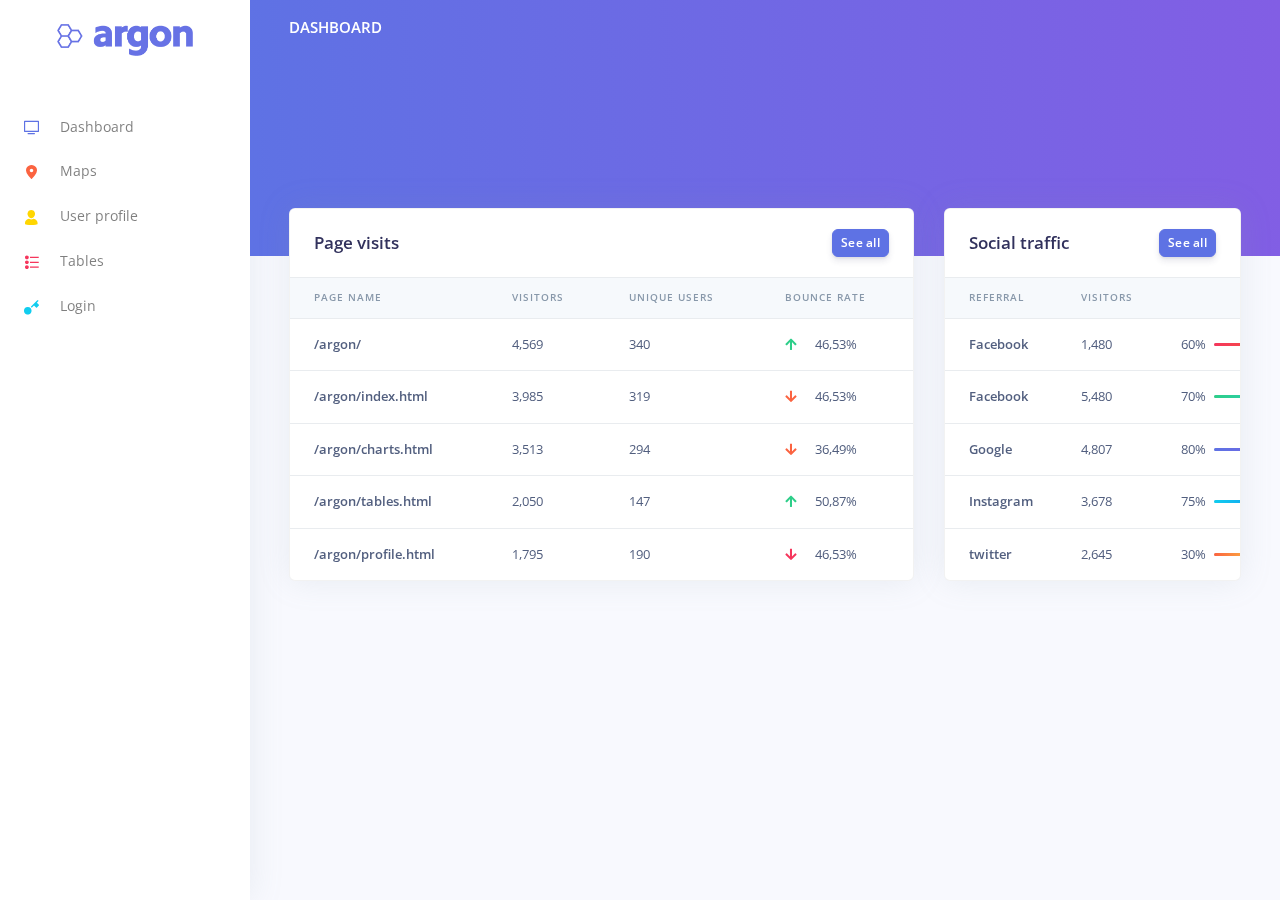
<file: index.html>
<!DOCTYPE html>
<html>

<head>
  <meta charset="utf-8">
  <meta name="viewport" content="width=device-width, initial-scale=1, shrink-to-fit=no">
  <meta name="description" content="Start your development with a Dashboard for Bootstrap 4.">
  <meta name="author" content="Creative Tim">
  <title>Tracilence</title>
  <!-- Favicon -->
  <link href="./assets/img/brand/favicon.png" rel="icon" type="image/png">
  <!-- Fonts -->
  <link href="https://fonts.googleapis.com/css?family=Open+Sans:300,400,600,700" rel="stylesheet">
  <!-- Icons -->
  <link href="./assets/vendor/nucleo/css/nucleo.css" rel="stylesheet">
  <link href="./assets/vendor/@fortawesome/fontawesome-free/css/all.min.css" rel="stylesheet">
  <!-- Argon CSS -->
  <link type="text/css" href="./assets/css/argon.css?v=1.0.0" rel="stylesheet">
</head>

<body>
  <!-- Sidenav -->
  <nav class="navbar navbar-vertical fixed-left navbar-expand-md navbar-light bg-white" id="sidenav-main">
    <div class="container-fluid">
      <!-- Toggler -->
      <button class="navbar-toggler" type="button" data-toggle="collapse" data-target="#sidenav-collapse-main" aria-controls="sidenav-main" aria-expanded="false" aria-label="Toggle navigation">
        <span class="navbar-toggler-icon"></span>
      </button>
      <!-- Brand -->
      <a class="navbar-brand pt-0" href="./index.html">
        <img src="./assets/img/brand/blue.png" class="navbar-brand-img" alt="...">
      </a>
      <!-- User -->
      <ul class="nav align-items-center d-md-none">
        <li class="nav-item dropdown">
          <a class="nav-link nav-link-icon" href="#" role="button" data-toggle="dropdown" aria-haspopup="true" aria-expanded="false">
            <i class="ni ni-bell-55"></i>
          </a>
          <div class="dropdown-menu dropdown-menu-arrow dropdown-menu-right" aria-labelledby="navbar-default_dropdown_1">
            <a class="dropdown-item" href="#">Action</a>
            <a class="dropdown-item" href="#">Another action</a>
            <div class="dropdown-divider"></div>
            <a class="dropdown-item" href="#">Something else here</a>
          </div>
        </li>
        <li class="nav-item dropdown">
          <a class="nav-link" href="#" role="button" data-toggle="dropdown" aria-haspopup="true" aria-expanded="false">
            <div class="media align-items-center">
              <span class="avatar avatar-sm rounded-circle">
                <img alt="Image placeholder" src="./assets/img/theme/team-1-800x800.jpg">
              </span>
            </div>
          </a>
          <div class="dropdown-menu dropdown-menu-arrow dropdown-menu-right">
            <div class=" dropdown-header noti-title">
              <h6 class="text-overflow m-0">Welcome!</h6>
            </div>
            <a href="./examples/profile.html" class="dropdown-item">
              <i class="ni ni-single-02"></i>
              <span>My profile</span>
            </a>
            <a href="./examples/profile.html" class="dropdown-item">
              <i class="ni ni-settings-gear-65"></i>
              <span>Settings</span>
            </a>
            <a href="./examples/profile.html" class="dropdown-item">
              <i class="ni ni-calendar-grid-58"></i>
              <span>Activity</span>
            </a>
            <a href="./examples/profile.html" class="dropdown-item">
              <i class="ni ni-support-16"></i>
              <span>Support</span>
            </a>
            <div class="dropdown-divider"></div>
            <a href="#!" class="dropdown-item">
              <i class="ni ni-user-run"></i>
              <span>Logout</span>
            </a>
          </div>
        </li>
      </ul>
      <!-- Collapse -->
      <div class="collapse navbar-collapse" id="sidenav-collapse-main">
        <!-- Collapse header -->
        <div class="navbar-collapse-header d-md-none">
          <div class="row">
            <div class="col-6 collapse-brand">
              <a href="./index.html">
                <img src="./assets/img/brand/blue.png">
              </a>
            </div>
            <div class="col-6 collapse-close">
              <button type="button" class="navbar-toggler" data-toggle="collapse" data-target="#sidenav-collapse-main" aria-controls="sidenav-main" aria-expanded="false" aria-label="Toggle sidenav">
                <span></span>
                <span></span>
              </button>
            </div>
          </div>
        </div>
        <!-- Form -->
        <form class="mt-4 mb-3 d-md-none">
          <div class="input-group input-group-rounded input-group-merge">
            <input type="search" class="form-control form-control-rounded form-control-prepended" placeholder="Search" aria-label="Search">
            <div class="input-group-prepend">
              <div class="input-group-text">
                <span class="fa fa-search"></span>
              </div>
            </div>
          </div>
        </form>
        <!-- Navigation -->
        <ul class="navbar-nav">
          <li class="nav-item">
            <a class="nav-link" href="./index.html">
              <i class="ni ni-tv-2 text-primary"></i> Dashboard
            </a>
          </li>
          <li class="nav-item">
            <a class="nav-link" href="./examples/maps.html">
              <i class="ni ni-pin-3 text-orange"></i> Maps
            </a>
          </li>
          <li class="nav-item">
            <a class="nav-link" href="./examples/profile.html">
              <i class="ni ni-single-02 text-yellow"></i> User profile
            </a>
          </li>
          <li class="nav-item">
            <a class="nav-link" href="./examples/tables.html">
              <i class="ni ni-bullet-list-67 text-red"></i> Tables
            </a>
          </li>
          <li class="nav-item">
            <a class="nav-link" href="./examples/login.html">
              <i class="ni ni-key-25 text-info"></i> Login
            </a>
          </li>
        </ul>
       
      </div>
    </div>
  </nav>
  <!-- Main content -->
  <div class="main-content">
    <!-- Top navbar -->
    <nav class="navbar navbar-top navbar-expand-md navbar-dark" id="navbar-main">
      <div class="container-fluid">
        <!-- Brand -->
        <a class="h4 mb-0 text-white text-uppercase d-none d-lg-inline-block" href="./index.html">Dashboard</a>
      </div>
    </nav>
    <!-- Header -->
    <div class="header bg-gradient-primary pb-8 pt-5 pt-md-8">
      <div class="container-fluid">
        <div class="header-body">     
        </div>
      </div>
    </div>
    <!-- Page content -->
    <div class="container-fluid mt--7">
      <div class="row">
        
      </div>
      <div class="row mt-5">
        <div class="col-xl-8 mb-5 mb-xl-0">
          <div class="card shadow">
            <div class="card-header border-0">
              <div class="row align-items-center">
                <div class="col">
                  <h3 class="mb-0">Page visits</h3>
                </div>
                <div class="col text-right">
                  <a href="#!" class="btn btn-sm btn-primary">See all</a>
                </div>
              </div>
            </div>
            <div class="table-responsive">
              <!-- Projects table -->
              <table class="table align-items-center table-flush">
                <thead class="thead-light">
                  <tr>
                    <th scope="col">Page name</th>
                    <th scope="col">Visitors</th>
                    <th scope="col">Unique users</th>
                    <th scope="col">Bounce rate</th>
                  </tr>
                </thead>
                <tbody>
                  <tr>
                    <th scope="row">
                      /argon/
                    </th>
                    <td>
                      4,569
                    </td>
                    <td>
                      340
                    </td>
                    <td>
                      <i class="fas fa-arrow-up text-success mr-3"></i> 46,53%
                    </td>
                  </tr>
                  <tr>
                    <th scope="row">
                      /argon/index.html
                    </th>
                    <td>
                      3,985
                    </td>
                    <td>
                      319
                    </td>
                    <td>
                      <i class="fas fa-arrow-down text-warning mr-3"></i> 46,53%
                    </td>
                  </tr>
                  <tr>
                    <th scope="row">
                      /argon/charts.html
                    </th>
                    <td>
                      3,513
                    </td>
                    <td>
                      294
                    </td>
                    <td>
                      <i class="fas fa-arrow-down text-warning mr-3"></i> 36,49%
                    </td>
                  </tr>
                  <tr>
                    <th scope="row">
                      /argon/tables.html
                    </th>
                    <td>
                      2,050
                    </td>
                    <td>
                      147
                    </td>
                    <td>
                      <i class="fas fa-arrow-up text-success mr-3"></i> 50,87%
                    </td>
                  </tr>
                  <tr>
                    <th scope="row">
                      /argon/profile.html
                    </th>
                    <td>
                      1,795
                    </td>
                    <td>
                      190
                    </td>
                    <td>
                      <i class="fas fa-arrow-down text-danger mr-3"></i> 46,53%
                    </td>
                  </tr>
                </tbody>
              </table>
            </div>
          </div>
        </div>
        <div class="col-xl-4">
          <div class="card shadow">
            <div class="card-header border-0">
              <div class="row align-items-center">
                <div class="col">
                  <h3 class="mb-0">Social traffic</h3>
                </div>
                <div class="col text-right">
                  <a href="#!" class="btn btn-sm btn-primary">See all</a>
                </div>
              </div>
            </div>
            <div class="table-responsive">
              <!-- Projects table -->
              <table class="table align-items-center table-flush">
                <thead class="thead-light">
                  <tr>
                    <th scope="col">Referral</th>
                    <th scope="col">Visitors</th>
                    <th scope="col"></th>
                  </tr>
                </thead>
                <tbody>
                  <tr>
                    <th scope="row">
                      Facebook
                    </th>
                    <td>
                      1,480
                    </td>
                    <td>
                      <div class="d-flex align-items-center">
                        <span class="mr-2">60%</span>
                        <div>
                          <div class="progress">
                            <div class="progress-bar bg-gradient-danger" role="progressbar" aria-valuenow="60" aria-valuemin="0" aria-valuemax="100" style="width: 60%;"></div>
                          </div>
                        </div>
                      </div>
                    </td>
                  </tr>
                  <tr>
                    <th scope="row">
                      Facebook
                    </th>
                    <td>
                      5,480
                    </td>
                    <td>
                      <div class="d-flex align-items-center">
                        <span class="mr-2">70%</span>
                        <div>
                          <div class="progress">
                            <div class="progress-bar bg-gradient-success" role="progressbar" aria-valuenow="70" aria-valuemin="0" aria-valuemax="100" style="width: 70%;"></div>
                          </div>
                        </div>
                      </div>
                    </td>
                  </tr>
                  <tr>
                    <th scope="row">
                      Google
                    </th>
                    <td>
                      4,807
                    </td>
                    <td>
                      <div class="d-flex align-items-center">
                        <span class="mr-2">80%</span>
                        <div>
                          <div class="progress">
                            <div class="progress-bar bg-gradient-primary" role="progressbar" aria-valuenow="80" aria-valuemin="0" aria-valuemax="100" style="width: 80%;"></div>
                          </div>
                        </div>
                      </div>
                    </td>
                  </tr>
                  <tr>
                    <th scope="row">
                      Instagram
                    </th>
                    <td>
                      3,678
                    </td>
                    <td>
                      <div class="d-flex align-items-center">
                        <span class="mr-2">75%</span>
                        <div>
                          <div class="progress">
                            <div class="progress-bar bg-gradient-info" role="progressbar" aria-valuenow="75" aria-valuemin="0" aria-valuemax="100" style="width: 75%;"></div>
                          </div>
                        </div>
                      </div>
                    </td>
                  </tr>
                  <tr>
                    <th scope="row">
                      twitter
                    </th>
                    <td>
                      2,645
                    </td>
                    <td>
                      <div class="d-flex align-items-center">
                        <span class="mr-2">30%</span>
                        <div>
                          <div class="progress">
                            <div class="progress-bar bg-gradient-warning" role="progressbar" aria-valuenow="30" aria-valuemin="0" aria-valuemax="100" style="width: 30%;"></div>
                          </div>
                        </div>
                      </div>
                    </td>
                  </tr>
                </tbody>
              </table>
            </div>
          </div>
        </div>
      </div>  
    </div>
  </div>
  <!-- Argon Scripts -->
  <!-- Core -->
  <script src="./assets/vendor/jquery/dist/jquery.min.js"></script>
  <script src="./assets/vendor/bootstrap/dist/js/bootstrap.bundle.min.js"></script>
  <!-- Optional JS -->
  <script src="./assets/vendor/chart.js/dist/Chart.min.js"></script>
  <script src="./assets/vendor/chart.js/dist/Chart.extension.js"></script>
  <!-- Argon JS -->
  <script src="./assets/js/argon.js?v=1.0.0"></script>
</body>

</html>
</file>
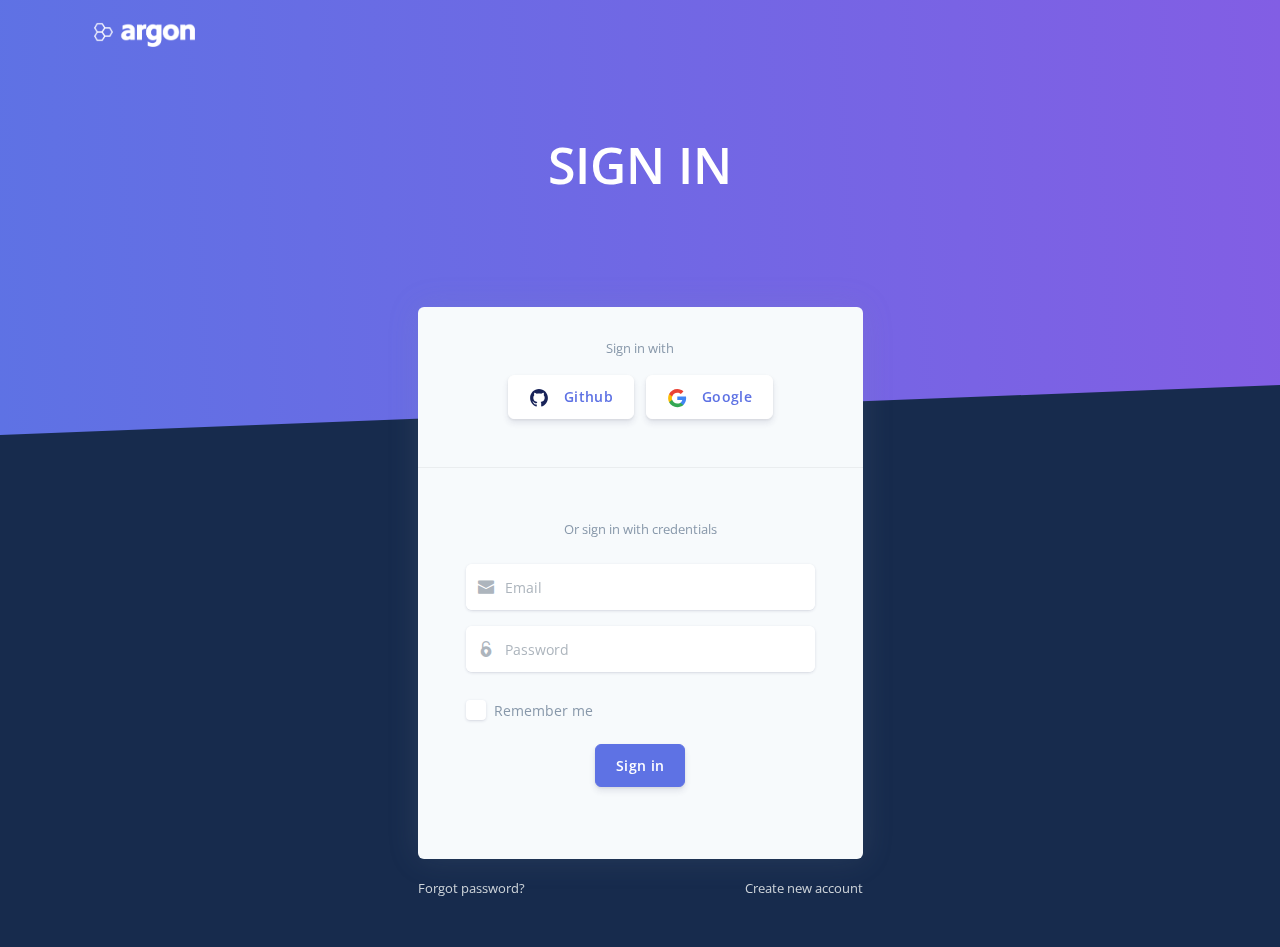
<file: examples/login.html>
<!DOCTYPE html>
<html>

<head>
  <meta charset="utf-8">
  <meta name="viewport" content="width=device-width, initial-scale=1, shrink-to-fit=no">
  <meta name="description" content="Start your development with a Dashboard for Bootstrap 4.">
  <meta name="author" content="Creative Tim">
  <title>Tracilence</title>
  <!-- Favicon -->
  <link href="../assets/img/brand/favicon.png" rel="icon" type="image/png">
  <!-- Fonts -->
  <link href="https://fonts.googleapis.com/css?family=Open+Sans:300,400,600,700" rel="stylesheet">
  <!-- Icons -->
  <link href="../assets/vendor/nucleo/css/nucleo.css" rel="stylesheet">
  <link href="../assets/vendor/@fortawesome/fontawesome-free/css/all.min.css" rel="stylesheet">
  <!-- Argon CSS -->
  <link type="text/css" href="../assets/css/argon.css?v=1.0.0" rel="stylesheet">
  <link rel="stylesheet" type="text/css" href="https://cdnjs.cloudflare.com/ajax/libs/animate.css/3.5.2/animate.css">
</head>

<body class="bg-default">
  <div class="main-content">
    <!-- Navbar -->
    <nav class="navbar navbar-top navbar-horizontal navbar-expand-md navbar-dark">
      <div class="container px-4">
        <a class="navbar-brand" href="../index.html">
          <img src="../assets/img/brand/white.png" />
        </a>
        <button class="navbar-toggler" type="button" data-toggle="collapse" data-target="#navbar-collapse-main" aria-controls="navbarSupportedContent" aria-expanded="false" aria-label="Toggle navigation">
          <span class="navbar-toggler-icon"></span>
        </button>
        <div class="collapse navbar-collapse" id="navbar-collapse-main">
          <!-- Collapse header -->
          <div class="navbar-collapse-header d-md-none">
            <div class="row">
              <div class="col-6 collapse-brand">
                <a href="../index.html">
                  <img src="../assets/img/brand/blue.png">
                </a>
              </div>
              <div class="col-6 collapse-close">
                <button type="button" class="navbar-toggler" data-toggle="collapse" data-target="#navbar-collapse-main" aria-controls="sidenav-main" aria-expanded="false" aria-label="Toggle sidenav">
                  <span></span>
                  <span></span>
                </button>
              </div>
            </div>
          </div>
        </div>
      </div>
    </nav>
    <!-- Header -->
    <div class="header bg-gradient-primary py-7 py-lg-8">
      <div class="container">
        <div class="header-body text-center mb-7">
          <div class="row justify-content-center">
            <div class="col-lg-5 col-md-6">
              <h1 id="signin" class="text-white animated bounceInDown">SIGN IN</h1>
            </div>
          </div>
        </div>
      </div>
      <div class="separator separator-bottom separator-skew zindex-100">
        <svg x="0" y="0" viewBox="0 0 2560 100" preserveAspectRatio="none" version="1.1" xmlns="http://www.w3.org/2000/svg">
          <polygon class="fill-default" points="2560 0 2560 100 0 100"></polygon>
        </svg>
      </div>
    </div>
    <!-- Page content -->
    <div class="container mt--8 pb-5">
      <div class="row justify-content-center">
        <div class="col-lg-5 col-md-7">
          <div class="card bg-secondary shadow border-0">
            <div class="card-header bg-transparent pb-5">
              <div class="text-muted text-center mt-2 mb-3"><small>Sign in with</small></div>
              <div class="btn-wrapper text-center">
                <a href="#" class="btn btn-neutral btn-icon">
                  <span class="btn-inner--icon"><img src="../assets/img/icons/common/github.svg"></span>
                  <span class="btn-inner--text">Github</span>
                </a>
                <a href="#" class="btn btn-neutral btn-icon">
                  <span class="btn-inner--icon"><img src="../assets/img/icons/common/google.svg"></span>
                  <span class="btn-inner--text">Google</span>
                </a>
              </div>
            </div>
            <div class="card-body px-lg-5 py-lg-5">
              <div class="text-center text-muted mb-4">
                <small>Or sign in with credentials</small>
              </div>
              <form role="form">
                <div class="form-group mb-3">
                  <div class="input-group input-group-alternative">
                    <div class="input-group-prepend">
                      <span class="input-group-text"><i class="ni ni-email-83"></i></span>
                    </div>
                    <input class="form-control" placeholder="Email" type="email">
                  </div>
                </div>
                <div class="form-group">
                  <div class="input-group input-group-alternative">
                    <div class="input-group-prepend">
                      <span class="input-group-text"><i class="ni ni-lock-circle-open"></i></span>
                    </div>
                    <input class="form-control" placeholder="Password" type="password">
                  </div>
                </div>
                <div class="custom-control custom-control-alternative custom-checkbox">
                  <input class="custom-control-input" id=" customCheckLogin" type="checkbox">
                  <label class="custom-control-label" for=" customCheckLogin">
                    <span class="text-muted">Remember me</span>
                  </label>
                </div>
                <div class="text-center">
                  <button type="button" class="btn btn-primary my-4">Sign in</button>
                </div>
              </form>
            </div>
          </div>
          <div class="row mt-3">
            <div class="col-6">
              <a href="#" class="text-light"><small>Forgot password?</small></a>
            </div>
            <div class="col-6 text-right">
              <a href="#" class="text-light"><small>Create new account</small></a>
            </div>
          </div>
        </div>
      </div>
    </div>
  </div>
  <!-- Argon Scripts -->
  <!-- Core -->
  <script src="../assets/vendor/jquery/dist/jquery.min.js"></script>
  <script src="../assets/vendor/bootstrap/dist/js/bootstrap.bundle.min.js"></script>
  <!-- Argon JS -->
  <script src="../assets/js/argon.js?v=1.0.0"></script>
</body>

</html>
</file>
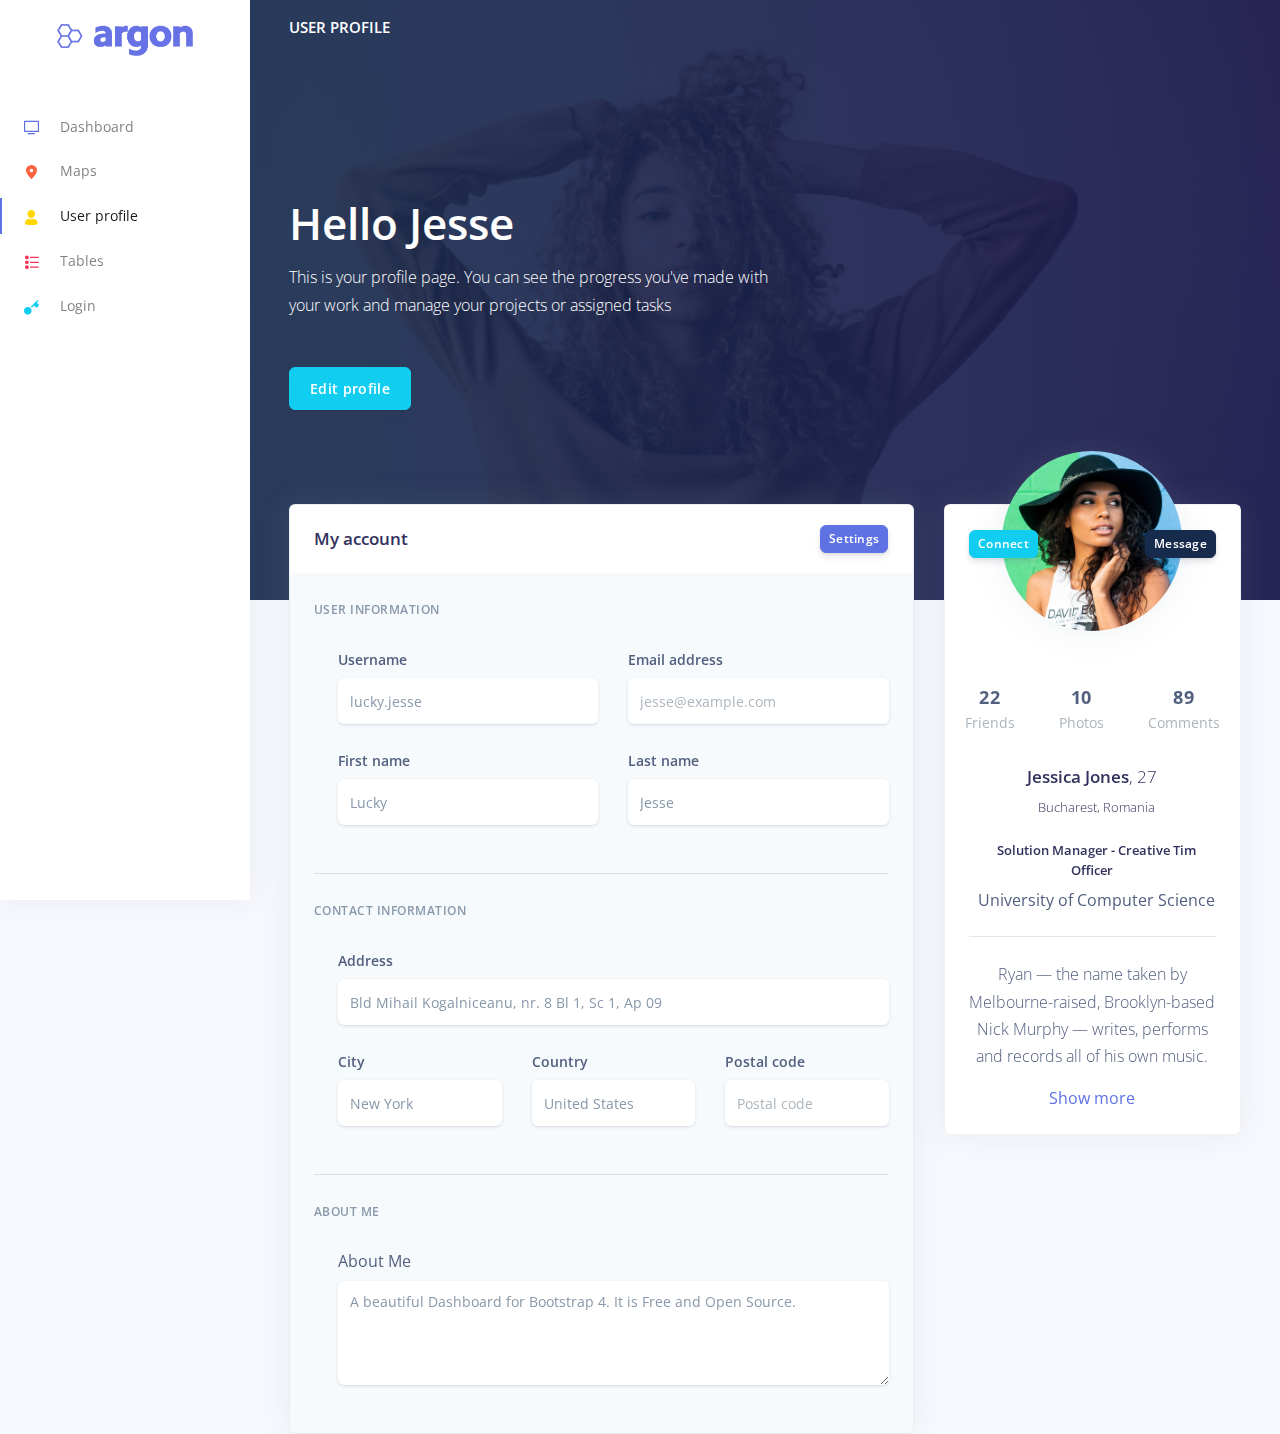
<file: examples/profile.html>
<!DOCTYPE html>
<html>

<head>
  <meta charset="utf-8">
  <meta name="viewport" content="width=device-width, initial-scale=1, shrink-to-fit=no">
  <meta name="description" content="Start your development with a Dashboard for Bootstrap 4.">
  <meta name="author" content="Creative Tim">
  <title>Tracilence</title>
  <!-- Favicon -->
  <link href="../assets/img/brand/favicon.png" rel="icon" type="image/png">
  <!-- Fonts -->
  <link href="https://fonts.googleapis.com/css?family=Open+Sans:300,400,600,700" rel="stylesheet">
  <!-- Icons -->
  <link href="../assets/vendor/nucleo/css/nucleo.css" rel="stylesheet">
  <link href="../assets/vendor/@fortawesome/fontawesome-free/css/all.min.css" rel="stylesheet">
  <!-- Argon CSS -->
  <link type="text/css" href="../assets/css/argon.css?v=1.0.0" rel="stylesheet">
</head>

<body>
  <!-- Sidenav -->
  <nav class="navbar navbar-vertical fixed-left navbar-expand-md navbar-light bg-white" id="sidenav-main">
    <div class="container-fluid">
      <!-- Toggler -->
      <button class="navbar-toggler" type="button" data-toggle="collapse" data-target="#sidenav-collapse-main" aria-controls="sidenav-main" aria-expanded="false" aria-label="Toggle navigation">
        <span class="navbar-toggler-icon"></span>
      </button>
      <!-- Brand -->
      <a class="navbar-brand pt-0" href="../index.html">
        <img src="../assets/img/brand/blue.png" class="navbar-brand-img" alt="...">
      </a>
      <!-- User -->
      <ul class="nav align-items-center d-md-none">
        <li class="nav-item dropdown">
          <a class="nav-link nav-link-icon" href="#" role="button" data-toggle="dropdown" aria-haspopup="true" aria-expanded="false">
            <i class="ni ni-bell-55"></i>
          </a>
          <div class="dropdown-menu dropdown-menu-arrow dropdown-menu-right" aria-labelledby="navbar-default_dropdown_1">
            <a class="dropdown-item" href="#">Action</a>
            <a class="dropdown-item" href="#">Another action</a>
            <div class="dropdown-divider"></div>
            <a class="dropdown-item" href="#">Something else here</a>
          </div>
        </li>
        <li class="nav-item dropdown">
          <a class="nav-link" href="#" role="button" data-toggle="dropdown" aria-haspopup="true" aria-expanded="false">
            <div class="media align-items-center">
              <span class="avatar avatar-sm rounded-circle">
                <img alt="Image placeholder" src="../assets/img/theme/team-1-800x800.jpg">
              </span>
            </div>
          </a>
          <div class="dropdown-menu dropdown-menu-arrow dropdown-menu-right">
            <div class=" dropdown-header noti-title">
              <h6 class="text-overflow m-0">Welcome!</h6>
            </div>
            <a href="../examples/profile.html" class="dropdown-item">
              <i class="ni ni-single-02"></i>
              <span>My profile</span>
            </a>
            <a href="../examples/profile.html" class="dropdown-item">
              <i class="ni ni-settings-gear-65"></i>
              <span>Settings</span>
            </a>
            <a href="../examples/profile.html" class="dropdown-item">
              <i class="ni ni-calendar-grid-58"></i>
              <span>Activity</span>
            </a>
            <a href="../examples/profile.html" class="dropdown-item">
              <i class="ni ni-support-16"></i>
              <span>Support</span>
            </a>
            <div class="dropdown-divider"></div>
            <a href="#!" class="dropdown-item">
              <i class="ni ni-user-run"></i>
              <span>Logout</span>
            </a>
          </div>
        </li>
      </ul>
      <!-- Collapse -->
      <div class="collapse navbar-collapse" id="sidenav-collapse-main">
        <!-- Collapse header -->
        <div class="navbar-collapse-header d-md-none">
          <div class="row">
            <div class="col-6 collapse-brand">
              <a href="../index.html">
                <img src="../assets/img/brand/blue.png">
              </a>
            </div>
            <div class="col-6 collapse-close">
              <button type="button" class="navbar-toggler" data-toggle="collapse" data-target="#sidenav-collapse-main" aria-controls="sidenav-main" aria-expanded="false" aria-label="Toggle sidenav">
                <span></span>
                <span></span>
              </button>
            </div>
          </div>
        </div>
        <!-- Form -->
        <form class="mt-4 mb-3 d-md-none">
          <div class="input-group input-group-rounded input-group-merge">
            <input type="search" class="form-control form-control-rounded form-control-prepended" placeholder="Search" aria-label="Search">
            <div class="input-group-prepend">
              <div class="input-group-text">
                <span class="fa fa-search"></span>
              </div>
            </div>
          </div>
        </form>
        <!-- Navigation -->
        <ul class="navbar-nav">
          <li class="nav-item">
            <a class="nav-link" href="../index.html">
              <i class="ni ni-tv-2 text-primary"></i> Dashboard
            </a>
          </li>
          <li class="nav-item">
            <a class="nav-link" href="../examples/maps.html">
              <i class="ni ni-pin-3 text-orange"></i> Maps
            </a>
          </li>
          <li class="nav-item">
            <a class="nav-link active" href="../examples/profile.html">
              <i class="ni ni-single-02 text-yellow"></i> User profile
            </a>
          </li>
          <li class="nav-item">
            <a class="nav-link" href="../examples/tables.html">
              <i class="ni ni-bullet-list-67 text-red"></i> Tables
            </a>
          </li>
          <li class="nav-item">
            <a class="nav-link" href="../examples/login.html">
              <i class="ni ni-key-25 text-info"></i> Login
            </a>
          </li>
        </ul>
      </div>
    </div>
  </nav>
  <!-- Main content -->
  <div class="main-content">
    <!-- Top navbar -->
    <nav class="navbar navbar-top navbar-expand-md navbar-dark" id="navbar-main">
      <div class="container-fluid">
        <!-- Brand -->
        <a class="h4 mb-0 text-white text-uppercase d-none d-lg-inline-block" href="../index.html">User profile</a>   
      </div>
    </nav>
    <!-- Header -->
    <div class="header pb-8 pt-5 pt-lg-8 d-flex align-items-center" style="min-height: 600px; background-image: url(../assets/img/theme/profile-cover.jpg); background-size: cover; background-position: center top;">
      <!-- Mask -->
      <span class="mask bg-gradient-default opacity-8"></span>
      <!-- Header container -->
      <div class="container-fluid d-flex align-items-center">
        <div class="row">
          <div class="col-lg-7 col-md-10">
            <h1 class="display-2 text-white">Hello Jesse</h1>
            <p class="text-white mt-0 mb-5">This is your profile page. You can see the progress you've made with your work and manage your projects or assigned tasks</p>
            <a href="#!" class="btn btn-info">Edit profile</a>
          </div>
        </div>
      </div>
    </div>
    <!-- Page content -->
    <div class="container-fluid mt--7">
      <div class="row">
        <div class="col-xl-4 order-xl-2 mb-5 mb-xl-0">
          <div class="card card-profile shadow">
            <div class="row justify-content-center">
              <div class="col-lg-3 order-lg-2">
                <div class="card-profile-image">
                  <a href="#">
                    <img src="../assets/img/theme/team-4-800x800.jpg" class="rounded-circle">
                  </a>
                </div>
              </div>
            </div>
            <div class="card-header text-center border-0 pt-8 pt-md-4 pb-0 pb-md-4">
              <div class="d-flex justify-content-between">
                <a href="#" class="btn btn-sm btn-info mr-4">Connect</a>
                <a href="#" class="btn btn-sm btn-default float-right">Message</a>
              </div>
            </div>
            <div class="card-body pt-0 pt-md-4">
              <div class="row">
                <div class="col">
                  <div class="card-profile-stats d-flex justify-content-center mt-md-5">
                    <div>
                      <span class="heading">22</span>
                      <span class="description">Friends</span>
                    </div>
                    <div>
                      <span class="heading">10</span>
                      <span class="description">Photos</span>
                    </div>
                    <div>
                      <span class="heading">89</span>
                      <span class="description">Comments</span>
                    </div>
                  </div>
                </div>
              </div>
              <div class="text-center">
                <h3>
                  Jessica Jones<span class="font-weight-light">, 27</span>
                </h3>
                <div class="h5 font-weight-300">
                  <i class="ni location_pin mr-2"></i>Bucharest, Romania
                </div>
                <div class="h5 mt-4">
                  <i class="ni business_briefcase-24 mr-2"></i>Solution Manager - Creative Tim Officer
                </div>
                <div>
                  <i class="ni education_hat mr-2"></i>University of Computer Science
                </div>
                <hr class="my-4" />
                <p>Ryan — the name taken by Melbourne-raised, Brooklyn-based Nick Murphy — writes, performs and records all of his own music.</p>
                <a href="#">Show more</a>
              </div>
            </div>
          </div>
        </div>
        <div class="col-xl-8 order-xl-1">
          <div class="card bg-secondary shadow">
            <div class="card-header bg-white border-0">
              <div class="row align-items-center">
                <div class="col-8">
                  <h3 class="mb-0">My account</h3>
                </div>
                <div class="col-4 text-right">
                  <a href="#!" class="btn btn-sm btn-primary">Settings</a>
                </div>
              </div>
            </div>
            <div class="card-body">
              <form>
                <h6 class="heading-small text-muted mb-4">User information</h6>
                <div class="pl-lg-4">
                  <div class="row">
                    <div class="col-lg-6">
                      <div class="form-group">
                        <label class="form-control-label" for="input-username">Username</label>
                        <input type="text" id="input-username" class="form-control form-control-alternative" placeholder="Username" value="lucky.jesse">
                      </div>
                    </div>
                    <div class="col-lg-6">
                      <div class="form-group">
                        <label class="form-control-label" for="input-email">Email address</label>
                        <input type="email" id="input-email" class="form-control form-control-alternative" placeholder="jesse@example.com">
                      </div>
                    </div>
                  </div>
                  <div class="row">
                    <div class="col-lg-6">
                      <div class="form-group">
                        <label class="form-control-label" for="input-first-name">First name</label>
                        <input type="text" id="input-first-name" class="form-control form-control-alternative" placeholder="First name" value="Lucky">
                      </div>
                    </div>
                    <div class="col-lg-6">
                      <div class="form-group">
                        <label class="form-control-label" for="input-last-name">Last name</label>
                        <input type="text" id="input-last-name" class="form-control form-control-alternative" placeholder="Last name" value="Jesse">
                      </div>
                    </div>
                  </div>
                </div>
                <hr class="my-4" />
                <!-- Address -->
                <h6 class="heading-small text-muted mb-4">Contact information</h6>
                <div class="pl-lg-4">
                  <div class="row">
                    <div class="col-md-12">
                      <div class="form-group">
                        <label class="form-control-label" for="input-address">Address</label>
                        <input id="input-address" class="form-control form-control-alternative" placeholder="Home Address" value="Bld Mihail Kogalniceanu, nr. 8 Bl 1, Sc 1, Ap 09" type="text">
                      </div>
                    </div>
                  </div>
                  <div class="row">
                    <div class="col-lg-4">
                      <div class="form-group">
                        <label class="form-control-label" for="input-city">City</label>
                        <input type="text" id="input-city" class="form-control form-control-alternative" placeholder="City" value="New York">
                      </div>
                    </div>
                    <div class="col-lg-4">
                      <div class="form-group">
                        <label class="form-control-label" for="input-country">Country</label>
                        <input type="text" id="input-country" class="form-control form-control-alternative" placeholder="Country" value="United States">
                      </div>
                    </div>
                    <div class="col-lg-4">
                      <div class="form-group">
                        <label class="form-control-label" for="input-country">Postal code</label>
                        <input type="number" id="input-postal-code" class="form-control form-control-alternative" placeholder="Postal code">
                      </div>
                    </div>
                  </div>
                </div>
                <hr class="my-4" />
                <!-- Description -->
                <h6 class="heading-small text-muted mb-4">About me</h6>
                <div class="pl-lg-4">
                  <div class="form-group">
                    <label>About Me</label>
                    <textarea rows="4" class="form-control form-control-alternative" placeholder="A few words about you ...">A beautiful Dashboard for Bootstrap 4. It is Free and Open Source.</textarea>
                  </div>
                </div>
              </form>
            </div>
          </div>
        </div>
      </div>
    </div>
  </div>
  <!-- Argon Scripts -->
  <!-- Core -->
  <script src="../assets/vendor/jquery/dist/jquery.min.js"></script>
  <script src="../assets/vendor/bootstrap/dist/js/bootstrap.bundle.min.js"></script>
  <!-- Argon JS -->
  <script src="../assets/js/argon.js?v=1.0.0"></script>
</body>

</html>
</file>
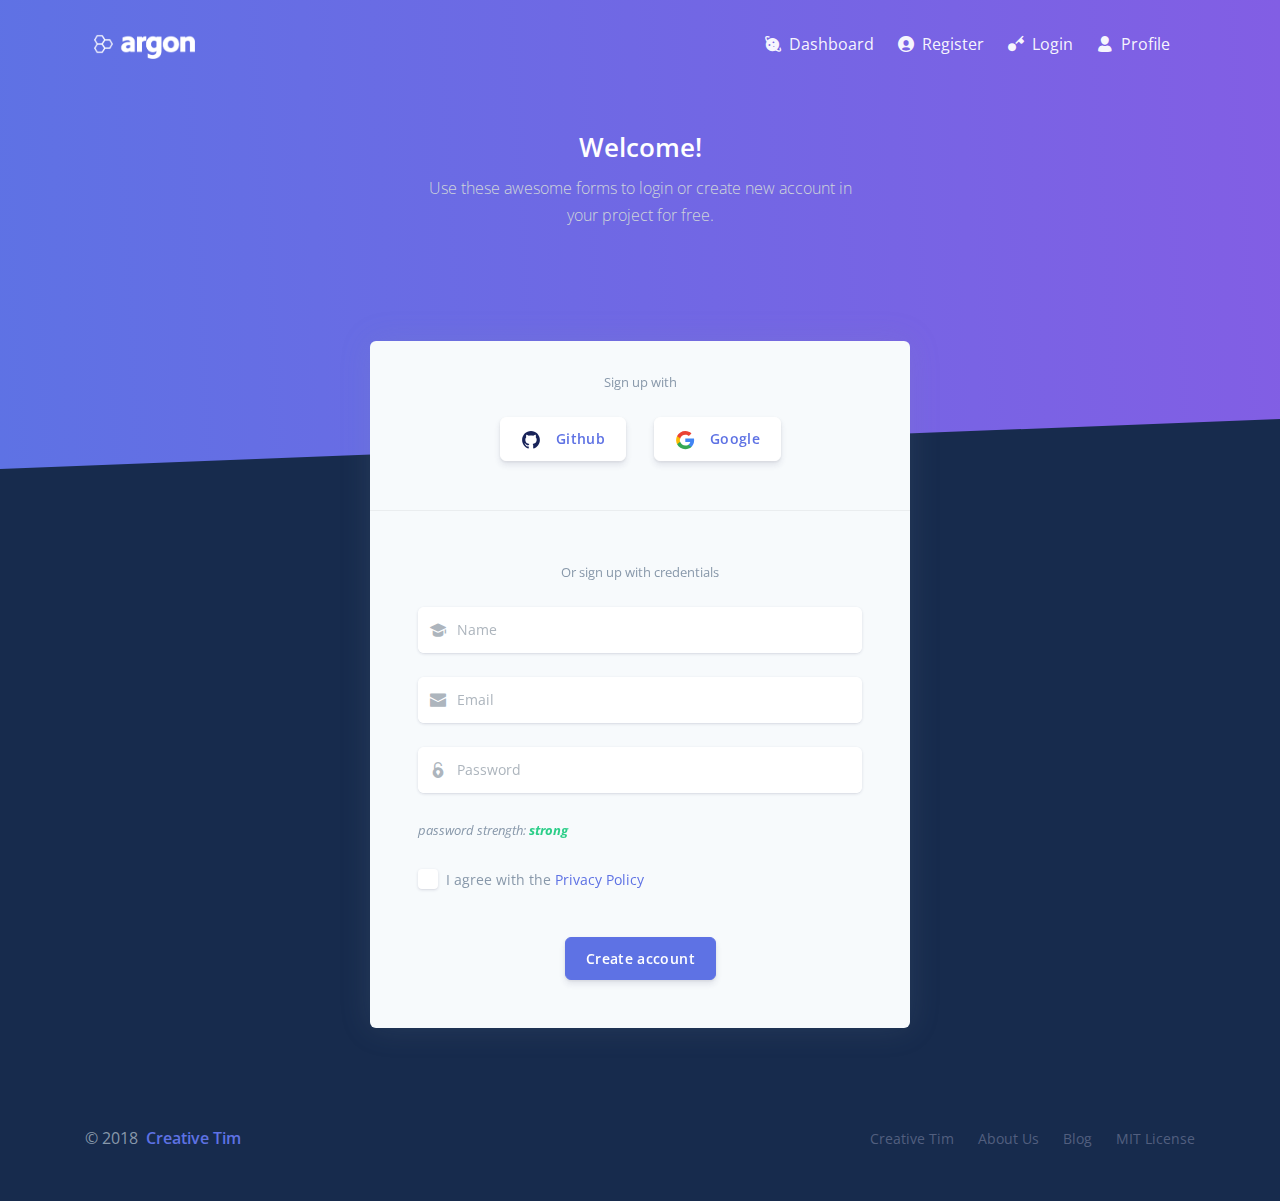
<file: examples/register.html>
<!DOCTYPE html>
<html>

<head>
  <meta charset="utf-8">
  <meta name="viewport" content="width=device-width, initial-scale=1, shrink-to-fit=no">
  <meta name="description" content="Start your development with a Dashboard for Bootstrap 4.">
  <meta name="author" content="Creative Tim">
  <title>Tracilence</title>
  <!-- Favicon -->
  <link href="../assets/img/brand/favicon.png" rel="icon" type="image/png">
  <!-- Fonts -->
  <link href="https://fonts.googleapis.com/css?family=Open+Sans:300,400,600,700" rel="stylesheet">
  <!-- Icons -->
  <link href="../assets/vendor/nucleo/css/nucleo.css" rel="stylesheet">
  <link href="../assets/vendor/@fortawesome/fontawesome-free/css/all.min.css" rel="stylesheet">
  <!-- Argon CSS -->
  <link type="text/css" href="../assets/css/argon.css?v=1.0.0" rel="stylesheet">
</head>

<body class="bg-default">
  <div class="main-content">
    <!-- Navbar -->
    <nav class="navbar navbar-top navbar-horizontal navbar-expand-md navbar-dark">
      <div class="container px-4">
        <a class="navbar-brand" href="../index.html">
          <img src="../assets/img/brand/white.png" />
        </a>
        <button class="navbar-toggler" type="button" data-toggle="collapse" data-target="#navbar-collapse-main" aria-controls="navbarSupportedContent" aria-expanded="false" aria-label="Toggle navigation">
          <span class="navbar-toggler-icon"></span>
        </button>
        <div class="collapse navbar-collapse" id="navbar-collapse-main">
          <!-- Collapse header -->
          <div class="navbar-collapse-header d-md-none">
            <div class="row">
              <div class="col-6 collapse-brand">
                <a href="../index.html">
                  <img src="../assets/img/brand/blue.png">
                </a>
              </div>
              <div class="col-6 collapse-close">
                <button type="button" class="navbar-toggler" data-toggle="collapse" data-target="#navbar-collapse-main" aria-controls="sidenav-main" aria-expanded="false" aria-label="Toggle sidenav">
                  <span></span>
                  <span></span>
                </button>
              </div>
            </div>
          </div>
          <!-- Navbar items -->
          <ul class="navbar-nav ml-auto">
            <li class="nav-item">
              <a class="nav-link nav-link-icon" href="../index.html">
                <i class="ni ni-planet"></i>
                <span class="nav-link-inner--text">Dashboard</span>
              </a>
            </li>
            <li class="nav-item">
              <a class="nav-link nav-link-icon" href="../examples/register.html">
                <i class="ni ni-circle-08"></i>
                <span class="nav-link-inner--text">Register</span>
              </a>
            </li>
            <li class="nav-item">
              <a class="nav-link nav-link-icon" href="../examples/login.html">
                <i class="ni ni-key-25"></i>
                <span class="nav-link-inner--text">Login</span>
              </a>
            </li>
            <li class="nav-item">
              <a class="nav-link nav-link-icon" href="../examples/profile.html">
                <i class="ni ni-single-02"></i>
                <span class="nav-link-inner--text">Profile</span>
              </a>
            </li>
          </ul>
        </div>
      </div>
    </nav>
    <!-- Header -->
    <div class="header bg-gradient-primary py-7 py-lg-8">
      <div class="container">
        <div class="header-body text-center mb-7">
          <div class="row justify-content-center">
            <div class="col-lg-5 col-md-6">
              <h1 class="text-white">Welcome!</h1>
              <p class="text-lead text-light">Use these awesome forms to login or create new account in your project for free.</p>
            </div>
          </div>
        </div>
      </div>
      <div class="separator separator-bottom separator-skew zindex-100">
        <svg x="0" y="0" viewBox="0 0 2560 100" preserveAspectRatio="none" version="1.1" xmlns="http://www.w3.org/2000/svg">
          <polygon class="fill-default" points="2560 0 2560 100 0 100"></polygon>
        </svg>
      </div>
    </div>
    <!-- Page content -->
    <div class="container mt--8 pb-5">
      <!-- Table -->
      <div class="row justify-content-center">
        <div class="col-lg-6 col-md-8">
          <div class="card bg-secondary shadow border-0">
            <div class="card-header bg-transparent pb-5">
              <div class="text-muted text-center mt-2 mb-4"><small>Sign up with</small></div>
              <div class="text-center">
                <a href="#" class="btn btn-neutral btn-icon mr-4">
                  <span class="btn-inner--icon"><img src="../assets/img/icons/common/github.svg"></span>
                  <span class="btn-inner--text">Github</span>
                </a>
                <a href="#" class="btn btn-neutral btn-icon">
                  <span class="btn-inner--icon"><img src="../assets/img/icons/common/google.svg"></span>
                  <span class="btn-inner--text">Google</span>
                </a>
              </div>
            </div>
            <div class="card-body px-lg-5 py-lg-5">
              <div class="text-center text-muted mb-4">
                <small>Or sign up with credentials</small>
              </div>
              <form role="form">
                <div class="form-group">
                  <div class="input-group input-group-alternative mb-3">
                    <div class="input-group-prepend">
                      <span class="input-group-text"><i class="ni ni-hat-3"></i></span>
                    </div>
                    <input class="form-control" placeholder="Name" type="text">
                  </div>
                </div>
                <div class="form-group">
                  <div class="input-group input-group-alternative mb-3">
                    <div class="input-group-prepend">
                      <span class="input-group-text"><i class="ni ni-email-83"></i></span>
                    </div>
                    <input class="form-control" placeholder="Email" type="email">
                  </div>
                </div>
                <div class="form-group">
                  <div class="input-group input-group-alternative">
                    <div class="input-group-prepend">
                      <span class="input-group-text"><i class="ni ni-lock-circle-open"></i></span>
                    </div>
                    <input class="form-control" placeholder="Password" type="password">
                  </div>
                </div>
                <div class="text-muted font-italic"><small>password strength: <span class="text-success font-weight-700">strong</span></small></div>
                <div class="row my-4">
                  <div class="col-12">
                    <div class="custom-control custom-control-alternative custom-checkbox">
                      <input class="custom-control-input" id="customCheckRegister" type="checkbox">
                      <label class="custom-control-label" for="customCheckRegister">
                        <span class="text-muted">I agree with the <a href="#!">Privacy Policy</a></span>
                      </label>
                    </div>
                  </div>
                </div>
                <div class="text-center">
                  <button type="button" class="btn btn-primary mt-4">Create account</button>
                </div>
              </form>
            </div>
          </div>
        </div>
      </div>
    </div>
  </div>
  <!-- Footer -->
  <footer class="py-5">
    <div class="container">
      <div class="row align-items-center justify-content-xl-between">
        <div class="col-xl-6">
          <div class="copyright text-center text-xl-left text-muted">
            &copy; 2018 <a href="https://www.creative-tim.com" class="font-weight-bold ml-1" target="_blank">Creative Tim</a>
          </div>
        </div>
        <div class="col-xl-6">
          <ul class="nav nav-footer justify-content-center justify-content-xl-end">
            <li class="nav-item">
              <a href="https://www.creative-tim.com" class="nav-link" target="_blank">Creative Tim</a>
            </li>
            <li class="nav-item">
              <a href="https://www.creative-tim.com/presentation" class="nav-link" target="_blank">About Us</a>
            </li>
            <li class="nav-item">
              <a href="http://blog.creative-tim.com" class="nav-link" target="_blank">Blog</a>
            </li>
            <li class="nav-item">
              <a href="https://github.com/creativetimofficial/argon-dashboard/blob/master/LICENSE.md" class="nav-link" target="_blank">MIT License</a>
            </li>
          </ul>
        </div>
      </div>
    </div>
  </footer>
  <!-- Argon Scripts -->
  <!-- Core -->
  <script src="../assets/vendor/jquery/dist/jquery.min.js"></script>
  <script src="../assets/vendor/bootstrap/dist/js/bootstrap.bundle.min.js"></script>
  <!-- Argon JS -->
  <script src="../assets/js/argon.js?v=1.0.0"></script>
</body>

</html>
</file>
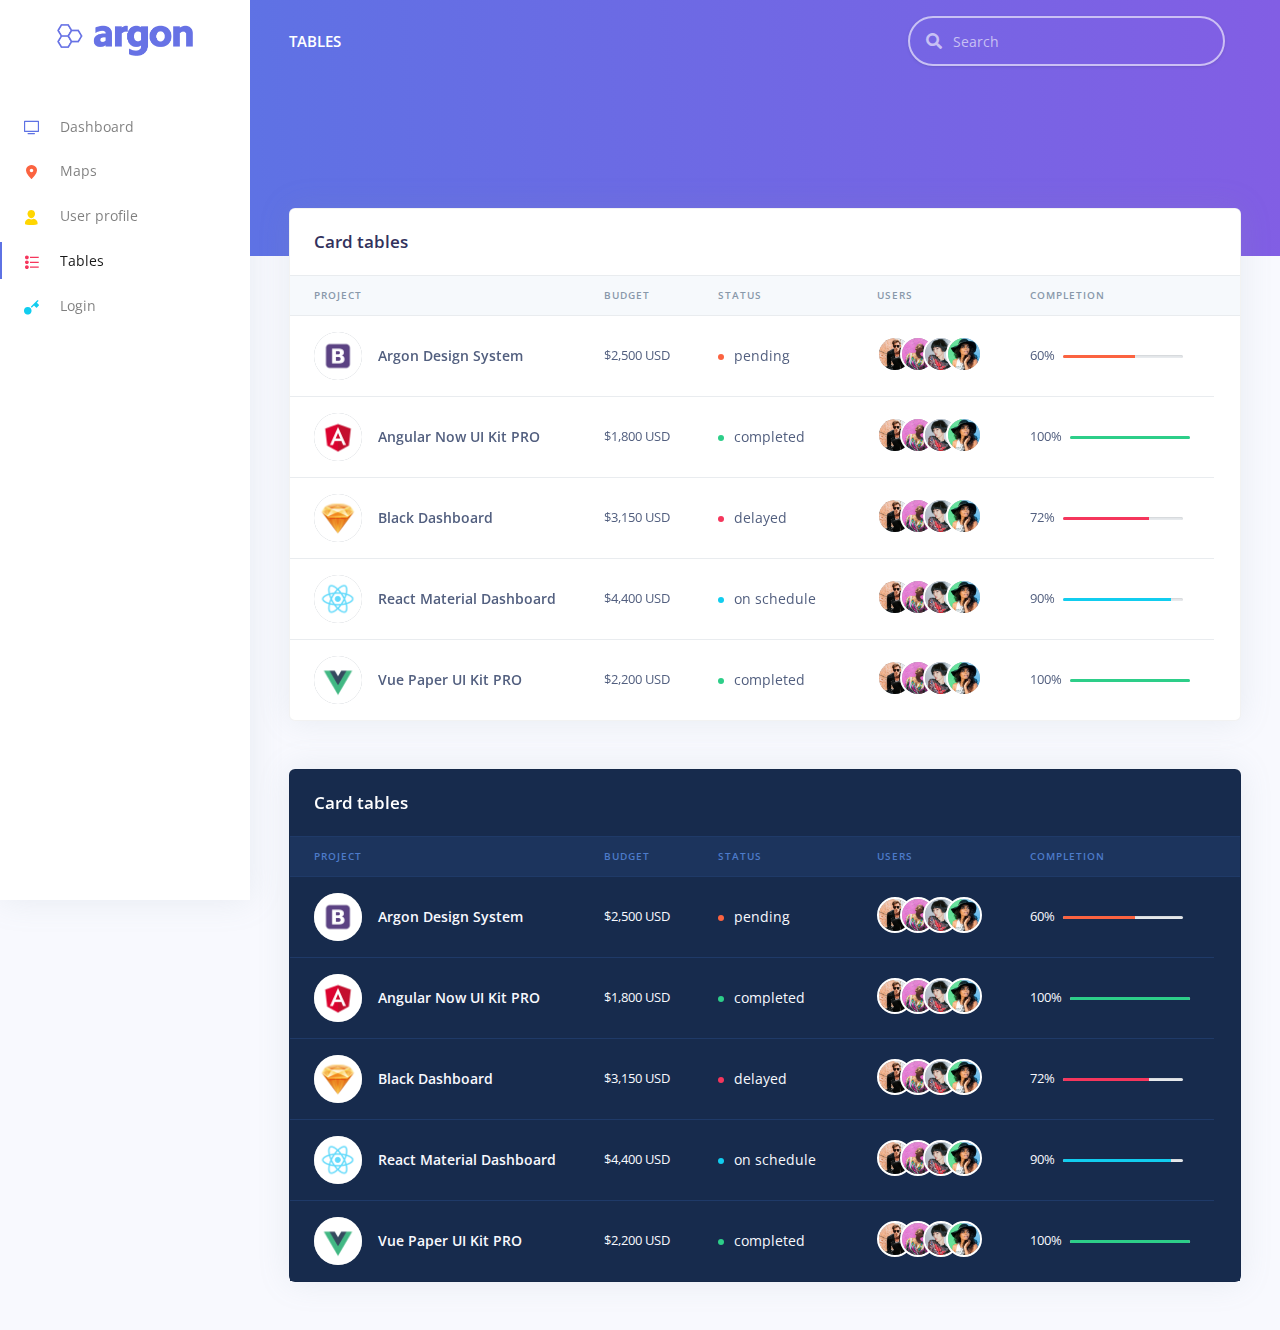
<file: examples/tables.html>
<!DOCTYPE html>
<html>

<head>
  <meta charset="utf-8">
  <meta name="viewport" content="width=device-width, initial-scale=1, shrink-to-fit=no">
  <meta name="description" content="Start your development with a Dashboard for Bootstrap 4.">
  <meta name="author" content="Creative Tim">
  <title>Tracilence</title>
  <!-- Favicon -->
  <link href="../assets/img/brand/favicon.png" rel="icon" type="image/png">
  <!-- Fonts -->
  <link href="https://fonts.googleapis.com/css?family=Open+Sans:300,400,600,700" rel="stylesheet">
  <!-- Icons -->
  <link href="../assets/vendor/nucleo/css/nucleo.css" rel="stylesheet">
  <link href="../assets/vendor/@fortawesome/fontawesome-free/css/all.min.css" rel="stylesheet">
  <!-- Argon CSS -->
  <link type="text/css" href="../assets/css/argon.css?v=1.0.0" rel="stylesheet">
</head>

<body>
  <!-- Sidenav -->
  <nav class="navbar navbar-vertical fixed-left navbar-expand-md navbar-light bg-white" id="sidenav-main">
    <div class="container-fluid">
      <!-- Toggler -->
      <button class="navbar-toggler" type="button" data-toggle="collapse" data-target="#sidenav-collapse-main" aria-controls="sidenav-main" aria-expanded="false" aria-label="Toggle navigation">
        <span class="navbar-toggler-icon"></span>
      </button>
      <!-- Brand -->
      <a class="navbar-brand pt-0" href="../index.html">
        <img src="../assets/img/brand/blue.png" class="navbar-brand-img" alt="...">
      </a>
      <!-- User -->
      <ul class="nav align-items-center d-md-none">
        <li class="nav-item dropdown">
          <a class="nav-link nav-link-icon" href="#" role="button" data-toggle="dropdown" aria-haspopup="true" aria-expanded="false">
            <i class="ni ni-bell-55"></i>
          </a>
          <div class="dropdown-menu dropdown-menu-arrow dropdown-menu-right" aria-labelledby="navbar-default_dropdown_1">
            <a class="dropdown-item" href="#">Action</a>
            <a class="dropdown-item" href="#">Another action</a>
            <div class="dropdown-divider"></div>
            <a class="dropdown-item" href="#">Something else here</a>
          </div>
        </li>
        <li class="nav-item dropdown">
          <a class="nav-link" href="#" role="button" data-toggle="dropdown" aria-haspopup="true" aria-expanded="false">
            <div class="media align-items-center">
              <span class="avatar avatar-sm rounded-circle">
                <img alt="Image placeholder" src="../assets/img/theme/team-1-800x800.jpg">
              </span>
            </div>
          </a>
          <div class="dropdown-menu dropdown-menu-arrow dropdown-menu-right">
            <div class=" dropdown-header noti-title">
              <h6 class="text-overflow m-0">Welcome!</h6>
            </div>
            <a href="../examples/profile.html" class="dropdown-item">
              <i class="ni ni-single-02"></i>
              <span>My profile</span>
            </a>
            <a href="../examples/profile.html" class="dropdown-item">
              <i class="ni ni-settings-gear-65"></i>
              <span>Settings</span>
            </a>
            <a href="../examples/profile.html" class="dropdown-item">
              <i class="ni ni-calendar-grid-58"></i>
              <span>Activity</span>
            </a>
            <a href="../examples/profile.html" class="dropdown-item">
              <i class="ni ni-support-16"></i>
              <span>Support</span>
            </a>
            <div class="dropdown-divider"></div>
            <a href="#!" class="dropdown-item">
              <i class="ni ni-user-run"></i>
              <span>Logout</span>
            </a>
          </div>
        </li>
      </ul>
      <!-- Collapse -->
      <div class="collapse navbar-collapse" id="sidenav-collapse-main">
        <!-- Collapse header -->
        <div class="navbar-collapse-header d-md-none">
          <div class="row">
            <div class="col-6 collapse-brand">
              <a href="../index.html">
                <img src="../assets/img/brand/blue.png">
              </a>
            </div>
            <div class="col-6 collapse-close">
              <button type="button" class="navbar-toggler" data-toggle="collapse" data-target="#sidenav-collapse-main" aria-controls="sidenav-main" aria-expanded="false" aria-label="Toggle sidenav">
                <span></span>
                <span></span>
              </button>
            </div>
          </div>
        </div>
        <!-- Form -->
        <form class="mt-4 mb-3 d-md-none">
          <div class="input-group input-group-rounded input-group-merge">
            <input type="search" class="form-control form-control-rounded form-control-prepended" placeholder="Search" aria-label="Search">
            <div class="input-group-prepend">
              <div class="input-group-text">
                <span class="fa fa-search"></span>
              </div>
            </div>
          </div>
        </form>
        <!-- Navigation -->
        <ul class="navbar-nav">
          <li class="nav-item">
            <a class="nav-link" href="../index.html">
              <i class="ni ni-tv-2 text-primary"></i> Dashboard
            </a>
          </li>
          <li class="nav-item">
            <a class="nav-link" href="../examples/maps.html">
              <i class="ni ni-pin-3 text-orange"></i> Maps
            </a>
          </li>
          <li class="nav-item">
            <a class="nav-link" href="../examples/profile.html">
              <i class="ni ni-single-02 text-yellow"></i> User profile
            </a>
          </li>
          <li class="nav-item">
            <a class="nav-link active" href="../examples/tables.html">
              <i class="ni ni-bullet-list-67 text-red"></i> Tables
            </a>
          </li>
          <li class="nav-item">
            <a class="nav-link" href="../examples/login.html">
              <i class="ni ni-key-25 text-info"></i> Login
            </a>
          </li>
        </ul>
      </div>
    </div>
  </nav>
  <!-- Main content -->
  <div class="main-content">
    <!-- Top navbar -->
    <nav class="navbar navbar-top navbar-expand-md navbar-dark" id="navbar-main">
      <div class="container-fluid">
        <!-- Brand -->
        <a class="h4 mb-0 text-white text-uppercase d-none d-lg-inline-block" href="../index.html">Tables</a>
        <!-- Form -->
        <form class="navbar-search navbar-search-dark form-inline mr-3 d-none d-md-flex ml-lg-auto">
          <div class="form-group mb-0">
            <div class="input-group input-group-alternative">
              <div class="input-group-prepend">
                <span class="input-group-text"><i class="fas fa-search"></i></span>
              </div>
              <input class="form-control" placeholder="Search" type="text">
            </div>
          </div>
        </form>
      </div>
    </nav>
    <!-- Header -->
    <div class="header bg-gradient-primary pb-8 pt-5 pt-md-8">
      <div class="container-fluid">
        <div class="header-body">
          
        </div>
      </div>
    </div>
    <!-- Page content -->
    <div class="container-fluid mt--7">
      <!-- Table -->
      <div class="row mt-5">
        <div class="col">
          <div class="card shadow">
            <div class="card-header border-0">
              <h3 class="mb-0">Card tables</h3>
            </div>
            <div class="table-responsive">
              <table class="table align-items-center table-flush">
                <thead class="thead-light">
                  <tr>
                    <th scope="col">Project</th>
                    <th scope="col">Budget</th>
                    <th scope="col">Status</th>
                    <th scope="col">Users</th>
                    <th scope="col">Completion</th>
                    <th scope="col"></th>
                  </tr>
                </thead>
                <tbody>
                  <tr>
                    <th scope="row">
                      <div class="media align-items-center">
                        <a href="#" class="avatar rounded-circle mr-3">
                          <img alt="Image placeholder" src="../assets/img/theme/bootstrap.jpg">
                        </a>
                        <div class="media-body">
                          <span class="mb-0 text-sm">Argon Design System</span>
                        </div>
                      </div>
                    </th>
                    <td>
                      $2,500 USD
                    </td>
                    <td>
                      <span class="badge badge-dot mr-4">
                        <i class="bg-warning"></i> pending
                      </span>
                    </td>
                    <td>
                      <div class="avatar-group">
                        <a href="#" class="avatar avatar-sm" data-toggle="tooltip" data-original-title="Ryan Tompson">
                          <img alt="Image placeholder" src="../assets/img/theme/team-1-800x800.jpg" class="rounded-circle">
                        </a>
                        <a href="#" class="avatar avatar-sm" data-toggle="tooltip" data-original-title="Romina Hadid">
                          <img alt="Image placeholder" src="../assets/img/theme/team-2-800x800.jpg" class="rounded-circle">
                        </a>
                        <a href="#" class="avatar avatar-sm" data-toggle="tooltip" data-original-title="Alexander Smith">
                          <img alt="Image placeholder" src="../assets/img/theme/team-3-800x800.jpg" class="rounded-circle">
                        </a>
                        <a href="#" class="avatar avatar-sm" data-toggle="tooltip" data-original-title="Jessica Doe">
                          <img alt="Image placeholder" src="../assets/img/theme/team-4-800x800.jpg" class="rounded-circle">
                        </a>
                      </div>
                    </td>
                    <td>
                      <div class="d-flex align-items-center">
                        <span class="mr-2">60%</span>
                        <div>
                          <div class="progress">
                            <div class="progress-bar bg-warning" role="progressbar" aria-valuenow="60" aria-valuemin="0" aria-valuemax="100" style="width: 60%;"></div>
                          </div>
                        </div>
                      </div>
                    </td>
                  </tr>
                  <tr>
                    <th scope="row">
                      <div class="media align-items-center">
                        <a href="#" class="avatar rounded-circle mr-3">
                          <img alt="Image placeholder" src="../assets/img/theme/angular.jpg">
                        </a>
                        <div class="media-body">
                          <span class="mb-0 text-sm">Angular Now UI Kit PRO</span>
                        </div>
                      </div>
                    </th>
                    <td>
                      $1,800 USD
                    </td>
                    <td>
                      <span class="badge badge-dot">
                        <i class="bg-success"></i> completed
                      </span>
                    </td>
                    <td>
                      <div class="avatar-group">
                        <a href="#" class="avatar avatar-sm" data-toggle="tooltip" data-original-title="Ryan Tompson">
                          <img alt="Image placeholder" src="../assets/img/theme/team-1-800x800.jpg" class="rounded-circle">
                        </a>
                        <a href="#" class="avatar avatar-sm" data-toggle="tooltip" data-original-title="Romina Hadid">
                          <img alt="Image placeholder" src="../assets/img/theme/team-2-800x800.jpg" class="rounded-circle">
                        </a>
                        <a href="#" class="avatar avatar-sm" data-toggle="tooltip" data-original-title="Alexander Smith">
                          <img alt="Image placeholder" src="../assets/img/theme/team-3-800x800.jpg" class="rounded-circle">
                        </a>
                        <a href="#" class="avatar avatar-sm" data-toggle="tooltip" data-original-title="Jessica Doe">
                          <img alt="Image placeholder" src="../assets/img/theme/team-4-800x800.jpg" class="rounded-circle">
                        </a>
                      </div>
                    </td>
                    <td>
                      <div class="d-flex align-items-center">
                        <span class="mr-2">100%</span>
                        <div>
                          <div class="progress">
                            <div class="progress-bar bg-success" role="progressbar" aria-valuenow="100" aria-valuemin="0" aria-valuemax="100" style="width: 100%;"></div>
                          </div>
                        </div>
                      </div>
                    </td>
                  </tr>
                  <tr>
                    <th scope="row">
                      <div class="media align-items-center">
                        <a href="#" class="avatar rounded-circle mr-3">
                          <img alt="Image placeholder" src="../assets/img/theme/sketch.jpg">
                        </a>
                        <div class="media-body">
                          <span class="mb-0 text-sm">Black Dashboard</span>
                        </div>
                      </div>
                    </th>
                    <td>
                      $3,150 USD
                    </td>
                    <td>
                      <span class="badge badge-dot mr-4">
                        <i class="bg-danger"></i> delayed
                      </span>
                    </td>
                    <td>
                      <div class="avatar-group">
                        <a href="#" class="avatar avatar-sm" data-toggle="tooltip" data-original-title="Ryan Tompson">
                          <img alt="Image placeholder" src="../assets/img/theme/team-1-800x800.jpg" class="rounded-circle">
                        </a>
                        <a href="#" class="avatar avatar-sm" data-toggle="tooltip" data-original-title="Romina Hadid">
                          <img alt="Image placeholder" src="../assets/img/theme/team-2-800x800.jpg" class="rounded-circle">
                        </a>
                        <a href="#" class="avatar avatar-sm" data-toggle="tooltip" data-original-title="Alexander Smith">
                          <img alt="Image placeholder" src="../assets/img/theme/team-3-800x800.jpg" class="rounded-circle">
                        </a>
                        <a href="#" class="avatar avatar-sm" data-toggle="tooltip" data-original-title="Jessica Doe">
                          <img alt="Image placeholder" src="../assets/img/theme/team-4-800x800.jpg" class="rounded-circle">
                        </a>
                      </div>
                    </td>
                    <td>
                      <div class="d-flex align-items-center">
                        <span class="mr-2">72%</span>
                        <div>
                          <div class="progress">
                            <div class="progress-bar bg-danger" role="progressbar" aria-valuenow="72" aria-valuemin="0" aria-valuemax="100" style="width: 72%;"></div>
                          </div>
                        </div>
                      </div>
                    </td>
                  </tr>
                  <tr>
                    <th scope="row">
                      <div class="media align-items-center">
                        <a href="#" class="avatar rounded-circle mr-3">
                          <img alt="Image placeholder" src="../assets/img/theme/react.jpg">
                        </a>
                        <div class="media-body">
                          <span class="mb-0 text-sm">React Material Dashboard</span>
                        </div>
                      </div>
                    </th>
                    <td>
                      $4,400 USD
                    </td>
                    <td>
                      <span class="badge badge-dot">
                        <i class="bg-info"></i> on schedule
                      </span>
                    </td>
                    <td>
                      <div class="avatar-group">
                        <a href="#" class="avatar avatar-sm" data-toggle="tooltip" data-original-title="Ryan Tompson">
                          <img alt="Image placeholder" src="../assets/img/theme/team-1-800x800.jpg" class="rounded-circle">
                        </a>
                        <a href="#" class="avatar avatar-sm" data-toggle="tooltip" data-original-title="Romina Hadid">
                          <img alt="Image placeholder" src="../assets/img/theme/team-2-800x800.jpg" class="rounded-circle">
                        </a>
                        <a href="#" class="avatar avatar-sm" data-toggle="tooltip" data-original-title="Alexander Smith">
                          <img alt="Image placeholder" src="../assets/img/theme/team-3-800x800.jpg" class="rounded-circle">
                        </a>
                        <a href="#" class="avatar avatar-sm" data-toggle="tooltip" data-original-title="Jessica Doe">
                          <img alt="Image placeholder" src="../assets/img/theme/team-4-800x800.jpg" class="rounded-circle">
                        </a>
                      </div>
                    </td>
                    <td>
                      <div class="d-flex align-items-center">
                        <span class="mr-2">90%</span>
                        <div>
                          <div class="progress">
                            <div class="progress-bar bg-info" role="progressbar" aria-valuenow="90" aria-valuemin="0" aria-valuemax="100" style="width: 90%;"></div>
                          </div>
                        </div>
                      </div>
                    </td>
                  </tr>
                  <tr>
                    <th scope="row">
                      <div class="media align-items-center">
                        <a href="#" class="avatar rounded-circle mr-3">
                          <img alt="Image placeholder" src="../assets/img/theme/vue.jpg">
                        </a>
                        <div class="media-body">
                          <span class="mb-0 text-sm">Vue Paper UI Kit PRO</span>
                        </div>
                      </div>
                    </th>
                    <td>
                      $2,200 USD
                    </td>
                    <td>
                      <span class="badge badge-dot mr-4">
                        <i class="bg-success"></i> completed
                      </span>
                    </td>
                    <td>
                      <div class="avatar-group">
                        <a href="#" class="avatar avatar-sm" data-toggle="tooltip" data-original-title="Ryan Tompson">
                          <img alt="Image placeholder" src="../assets/img/theme/team-1-800x800.jpg" class="rounded-circle">
                        </a>
                        <a href="#" class="avatar avatar-sm" data-toggle="tooltip" data-original-title="Romina Hadid">
                          <img alt="Image placeholder" src="../assets/img/theme/team-2-800x800.jpg" class="rounded-circle">
                        </a>
                        <a href="#" class="avatar avatar-sm" data-toggle="tooltip" data-original-title="Alexander Smith">
                          <img alt="Image placeholder" src="../assets/img/theme/team-3-800x800.jpg" class="rounded-circle">
                        </a>
                        <a href="#" class="avatar avatar-sm" data-toggle="tooltip" data-original-title="Jessica Doe">
                          <img alt="Image placeholder" src="../assets/img/theme/team-4-800x800.jpg" class="rounded-circle">
                        </a>
                      </div>
                    </td>
                    <td>
                      <div class="d-flex align-items-center">
                        <span class="mr-2">100%</span>
                        <div>
                          <div class="progress">
                            <div class="progress-bar bg-success" role="progressbar" aria-valuenow="100" aria-valuemin="0" aria-valuemax="100" style="width: 100%;"></div>
                          </div>
                        </div>
                      </div>
                    </td>
                  </tr>
                </tbody>
              </table>
            </div>
          </div>
        </div>
      </div>
      <!-- Dark table -->
      <div class="row mt-5 mb-5">
        <div class="col">
          <div class="card bg-default shadow">
            <div class="card-header bg-transparent border-0">
              <h3 class="text-white mb-0">Card tables</h3>
            </div>
            <div class="table-responsive">
              <table class="table align-items-center table-dark table-flush">
                <thead class="thead-dark">
                  <tr>
                    <th scope="col">Project</th>
                    <th scope="col">Budget</th>
                    <th scope="col">Status</th>
                    <th scope="col">Users</th>
                    <th scope="col">Completion</th>
                    <th scope="col"></th>
                  </tr>
                </thead>
                <tbody>
                  <tr>
                    <th scope="row">
                      <div class="media align-items-center">
                        <a href="#" class="avatar rounded-circle mr-3">
                          <img alt="Image placeholder" src="../assets/img/theme/bootstrap.jpg">
                        </a>
                        <div class="media-body">
                          <span class="mb-0 text-sm">Argon Design System</span>
                        </div>
                      </div>
                    </th>
                    <td>
                      $2,500 USD
                    </td>
                    <td>
                      <span class="badge badge-dot mr-4">
                        <i class="bg-warning"></i> pending
                      </span>
                    </td>
                    <td>
                      <div class="avatar-group">
                        <a href="#" class="avatar avatar-sm" data-toggle="tooltip" data-original-title="Ryan Tompson">
                          <img alt="Image placeholder" src="../assets/img/theme/team-1-800x800.jpg" class="rounded-circle">
                        </a>
                        <a href="#" class="avatar avatar-sm" data-toggle="tooltip" data-original-title="Romina Hadid">
                          <img alt="Image placeholder" src="../assets/img/theme/team-2-800x800.jpg" class="rounded-circle">
                        </a>
                        <a href="#" class="avatar avatar-sm" data-toggle="tooltip" data-original-title="Alexander Smith">
                          <img alt="Image placeholder" src="../assets/img/theme/team-3-800x800.jpg" class="rounded-circle">
                        </a>
                        <a href="#" class="avatar avatar-sm" data-toggle="tooltip" data-original-title="Jessica Doe">
                          <img alt="Image placeholder" src="../assets/img/theme/team-4-800x800.jpg" class="rounded-circle">
                        </a>
                      </div>
                    </td>
                    <td>
                      <div class="d-flex align-items-center">
                        <span class="mr-2">60%</span>
                        <div>
                          <div class="progress">
                            <div class="progress-bar bg-warning" role="progressbar" aria-valuenow="60" aria-valuemin="0" aria-valuemax="100" style="width: 60%;"></div>
                          </div>
                        </div>
                      </div>
                    </td>
                  </tr>
                  <tr>
                    <th scope="row">
                      <div class="media align-items-center">
                        <a href="#" class="avatar rounded-circle mr-3">
                          <img alt="Image placeholder" src="../assets/img/theme/angular.jpg">
                        </a>
                        <div class="media-body">
                          <span class="mb-0 text-sm">Angular Now UI Kit PRO</span>
                        </div>
                      </div>
                    </th>
                    <td>
                      $1,800 USD
                    </td>
                    <td>
                      <span class="badge badge-dot">
                        <i class="bg-success"></i> completed
                      </span>
                    </td>
                    <td>
                      <div class="avatar-group">
                        <a href="#" class="avatar avatar-sm" data-toggle="tooltip" data-original-title="Ryan Tompson">
                          <img alt="Image placeholder" src="../assets/img/theme/team-1-800x800.jpg" class="rounded-circle">
                        </a>
                        <a href="#" class="avatar avatar-sm" data-toggle="tooltip" data-original-title="Romina Hadid">
                          <img alt="Image placeholder" src="../assets/img/theme/team-2-800x800.jpg" class="rounded-circle">
                        </a>
                        <a href="#" class="avatar avatar-sm" data-toggle="tooltip" data-original-title="Alexander Smith">
                          <img alt="Image placeholder" src="../assets/img/theme/team-3-800x800.jpg" class="rounded-circle">
                        </a>
                        <a href="#" class="avatar avatar-sm" data-toggle="tooltip" data-original-title="Jessica Doe">
                          <img alt="Image placeholder" src="../assets/img/theme/team-4-800x800.jpg" class="rounded-circle">
                        </a>
                      </div>
                    </td>
                    <td>
                      <div class="d-flex align-items-center">
                        <span class="mr-2">100%</span>
                        <div>
                          <div class="progress">
                            <div class="progress-bar bg-success" role="progressbar" aria-valuenow="100" aria-valuemin="0" aria-valuemax="100" style="width: 100%;"></div>
                          </div>
                        </div>
                      </div>
                    </td>
                  </tr>
                  <tr>
                    <th scope="row">
                      <div class="media align-items-center">
                        <a href="#" class="avatar rounded-circle mr-3">
                          <img alt="Image placeholder" src="../assets/img/theme/sketch.jpg">
                        </a>
                        <div class="media-body">
                          <span class="mb-0 text-sm">Black Dashboard</span>
                        </div>
                      </div>
                    </th>
                    <td>
                      $3,150 USD
                    </td>
                    <td>
                      <span class="badge badge-dot mr-4">
                        <i class="bg-danger"></i> delayed
                      </span>
                    </td>
                    <td>
                      <div class="avatar-group">
                        <a href="#" class="avatar avatar-sm" data-toggle="tooltip" data-original-title="Ryan Tompson">
                          <img alt="Image placeholder" src="../assets/img/theme/team-1-800x800.jpg" class="rounded-circle">
                        </a>
                        <a href="#" class="avatar avatar-sm" data-toggle="tooltip" data-original-title="Romina Hadid">
                          <img alt="Image placeholder" src="../assets/img/theme/team-2-800x800.jpg" class="rounded-circle">
                        </a>
                        <a href="#" class="avatar avatar-sm" data-toggle="tooltip" data-original-title="Alexander Smith">
                          <img alt="Image placeholder" src="../assets/img/theme/team-3-800x800.jpg" class="rounded-circle">
                        </a>
                        <a href="#" class="avatar avatar-sm" data-toggle="tooltip" data-original-title="Jessica Doe">
                          <img alt="Image placeholder" src="../assets/img/theme/team-4-800x800.jpg" class="rounded-circle">
                        </a>
                      </div>
                    </td>
                    <td>
                      <div class="d-flex align-items-center">
                        <span class="mr-2">72%</span>
                        <div>
                          <div class="progress">
                            <div class="progress-bar bg-danger" role="progressbar" aria-valuenow="72" aria-valuemin="0" aria-valuemax="100" style="width: 72%;"></div>
                          </div>
                        </div>
                      </div>
                    </td>
                  </tr>
                  <tr>
                    <th scope="row">
                      <div class="media align-items-center">
                        <a href="#" class="avatar rounded-circle mr-3">
                          <img alt="Image placeholder" src="../assets/img/theme/react.jpg">
                        </a>
                        <div class="media-body">
                          <span class="mb-0 text-sm">React Material Dashboard</span>
                        </div>
                      </div>
                    </th>
                    <td>
                      $4,400 USD
                    </td>
                    <td>
                      <span class="badge badge-dot">
                        <i class="bg-info"></i> on schedule
                      </span>
                    </td>
                    <td>
                      <div class="avatar-group">
                        <a href="#" class="avatar avatar-sm" data-toggle="tooltip" data-original-title="Ryan Tompson">
                          <img alt="Image placeholder" src="../assets/img/theme/team-1-800x800.jpg" class="rounded-circle">
                        </a>
                        <a href="#" class="avatar avatar-sm" data-toggle="tooltip" data-original-title="Romina Hadid">
                          <img alt="Image placeholder" src="../assets/img/theme/team-2-800x800.jpg" class="rounded-circle">
                        </a>
                        <a href="#" class="avatar avatar-sm" data-toggle="tooltip" data-original-title="Alexander Smith">
                          <img alt="Image placeholder" src="../assets/img/theme/team-3-800x800.jpg" class="rounded-circle">
                        </a>
                        <a href="#" class="avatar avatar-sm" data-toggle="tooltip" data-original-title="Jessica Doe">
                          <img alt="Image placeholder" src="../assets/img/theme/team-4-800x800.jpg" class="rounded-circle">
                        </a>
                      </div>
                    </td>
                    <td>
                      <div class="d-flex align-items-center">
                        <span class="mr-2">90%</span>
                        <div>
                          <div class="progress">
                            <div class="progress-bar bg-info" role="progressbar" aria-valuenow="90" aria-valuemin="0" aria-valuemax="100" style="width: 90%;"></div>
                          </div>
                        </div>
                      </div>
                    </td>
                  </tr>
                  <tr>
                    <th scope="row">
                      <div class="media align-items-center">
                        <a href="#" class="avatar rounded-circle mr-3">
                          <img alt="Image placeholder" src="../assets/img/theme/vue.jpg">
                        </a>
                        <div class="media-body">
                          <span class="mb-0 text-sm">Vue Paper UI Kit PRO</span>
                        </div>
                      </div>
                    </th>
                    <td>
                      $2,200 USD
                    </td>
                    <td>
                      <span class="badge badge-dot mr-4">
                        <i class="bg-success"></i> completed
                      </span>
                    </td>
                    <td>
                      <div class="avatar-group">
                        <a href="#" class="avatar avatar-sm" data-toggle="tooltip" data-original-title="Ryan Tompson">
                          <img alt="Image placeholder" src="../assets/img/theme/team-1-800x800.jpg" class="rounded-circle">
                        </a>
                        <a href="#" class="avatar avatar-sm" data-toggle="tooltip" data-original-title="Romina Hadid">
                          <img alt="Image placeholder" src="../assets/img/theme/team-2-800x800.jpg" class="rounded-circle">
                        </a>
                        <a href="#" class="avatar avatar-sm" data-toggle="tooltip" data-original-title="Alexander Smith">
                          <img alt="Image placeholder" src="../assets/img/theme/team-3-800x800.jpg" class="rounded-circle">
                        </a>
                        <a href="#" class="avatar avatar-sm" data-toggle="tooltip" data-original-title="Jessica Doe">
                          <img alt="Image placeholder" src="../assets/img/theme/team-4-800x800.jpg" class="rounded-circle">
                        </a>
                      </div>
                    </td>
                    <td>
                      <div class="d-flex align-items-center">
                        <span class="mr-2">100%</span>
                        <div>
                          <div class="progress">
                            <div class="progress-bar bg-success" role="progressbar" aria-valuenow="100" aria-valuemin="0" aria-valuemax="100" style="width: 100%;"></div>
                          </div>
                        </div>
                      </div>
                    </td>
                  </tr>
                </tbody>
              </table>
            </div>
          </div>
        </div>
      </div>
    </div>
  </div>
  <!-- Argon Scripts -->
  <!-- Core -->
  <script src="../assets/vendor/jquery/dist/jquery.min.js"></script>
  <script src="../assets/vendor/bootstrap/dist/js/bootstrap.bundle.min.js"></script>
  <!-- Argon JS -->
  <script src="../assets/js/argon.js?v=1.0.0"></script>
</body>

</html>
</file>
<file: assets/vendor/nucleo/css/nucleo.css>
/*--------------------------------

hermes-dashboard-icons Web Font - built using nucleoapp.com
License - nucleoapp.com/license/

-------------------------------- */
@font-face {
  font-family: 'NucleoIcons';
  src: url('../fonts/nucleo-icons.eot');
  src: url('../fonts/nucleo-icons.eot') format('embedded-opentype'), url('../fonts/nucleo-icons.woff2') format('woff2'), url('../fonts/nucleo-icons.woff') format('woff'), url('../fonts/nucleo-icons.ttf') format('truetype'), url('../fonts/nucleo-icons.svg') format('svg');
  font-weight: normal;
  font-style: normal;
}
/*------------------------
    base class definition
-------------------------*/
.ni {
  display: inline-block;
  font: normal normal normal 14px/1 NucleoIcons;
  font-size: inherit;
  text-rendering: auto;
  -webkit-font-smoothing: antialiased;
  -moz-osx-font-smoothing: grayscale;
}
/*------------------------
  change icon size
-------------------------*/
.ni-lg {
  font-size: 1.33333333em;
  line-height: 0.75em;
  vertical-align: -15%;
}
.ni-2x {
  font-size: 2em;
}
.ni-3x {
  font-size: 3em;
}
.ni-4x {
  font-size: 4em;
}
.ni-5x {
  font-size: 5em;
}

/*----------------------------------
  add a square/circle background
-----------------------------------*/
.ni.square,
.ni.circle {
  padding: 0.33333333em;
  vertical-align: -16%;
  background-color: #eee;
}
.ni.circle {
  border-radius: 50%;
}
/*------------------------
  list icons
-------------------------*/
.ni-ul {
  padding-left: 0;
  margin-left: 2.14285714em;
  list-style-type: none;
}
.ni-ul > li {
  position: relative;
}
.ni-ul > li > .ni {
  position: absolute;
  left: -1.57142857em;
  top: 0.14285714em;
  text-align: center;
}
.ni-ul > li > .ni.lg {
  top: 0;
  left: -1.35714286em;
}
.ni-ul > li > .ni.circle,
.ni-ul > li > .ni.square {
  top: -0.19047619em;
  left: -1.9047619em;
}
/*------------------------
  spinning icons
-------------------------*/
.ni.spin {
  -webkit-animation: nc-spin 2s infinite linear;
  -moz-animation: nc-spin 2s infinite linear;
  animation: nc-spin 2s infinite linear;
}
@-webkit-keyframes nc-spin {
  0% {
    -webkit-transform: rotate(0deg);
  }
  100% {
    -webkit-transform: rotate(360deg);
  }
}
@-moz-keyframes nc-spin {
  0% {
    -moz-transform: rotate(0deg);
  }
  100% {
    -moz-transform: rotate(360deg);
  }
}
@keyframes nc-spin {
  0% {
    -webkit-transform: rotate(0deg);
    -moz-transform: rotate(0deg);
    -ms-transform: rotate(0deg);
    -o-transform: rotate(0deg);
    transform: rotate(0deg);
  }
  100% {
    -webkit-transform: rotate(360deg);
    -moz-transform: rotate(360deg);
    -ms-transform: rotate(360deg);
    -o-transform: rotate(360deg);
    transform: rotate(360deg);
  }
}
/*------------------------
  rotated/flipped icons
-------------------------*/
.ni.rotate-90 {
  filter: progid:DXImageTransform.Microsoft.BasicImage(rotation=1);
  -webkit-transform: rotate(90deg);
  -moz-transform: rotate(90deg);
  -ms-transform: rotate(90deg);
  -o-transform: rotate(90deg);
  transform: rotate(90deg);
}
.ni.rotate-180 {
  filter: progid:DXImageTransform.Microsoft.BasicImage(rotation=2);
  -webkit-transform: rotate(180deg);
  -moz-transform: rotate(180deg);
  -ms-transform: rotate(180deg);
  -o-transform: rotate(180deg);
  transform: rotate(180deg);
}
.ni.rotate-270 {
  filter: progid:DXImageTransform.Microsoft.BasicImage(rotation=3);
  -webkit-transform: rotate(270deg);
  -moz-transform: rotate(270deg);
  -ms-transform: rotate(270deg);
  -o-transform: rotate(270deg);
  transform: rotate(270deg);
}
.ni.flip-y {
  filter: progid:DXImageTransform.Microsoft.BasicImage(rotation=0);
  -webkit-transform: scale(-1, 1);
  -moz-transform: scale(-1, 1);
  -ms-transform: scale(-1, 1);
  -o-transform: scale(-1, 1);
  transform: scale(-1, 1);
}
.ni.flip-x {
  filter: progid:DXImageTransform.Microsoft.BasicImage(rotation=2);
  -webkit-transform: scale(1, -1);
  -moz-transform: scale(1, -1);
  -ms-transform: scale(1, -1);
  -o-transform: scale(1, -1);
  transform: scale(1, -1);
}
/*------------------------
    font icons
-------------------------*/

.ni-active-40::before {
    content: "\ea02";
}

.ni-air-baloon::before {
    content: "\ea03";
}

.ni-album-2::before {
    content: "\ea04";
}

.ni-align-center::before {
    content: "\ea05";
}

.ni-align-left-2::before {
    content: "\ea06";
}

.ni-ambulance::before {
    content: "\ea07";
}

.ni-app::before {
    content: "\ea08";
}

.ni-archive-2::before {
    content: "\ea09";
}

.ni-atom::before {
    content: "\ea0a";
}

.ni-badge::before {
    content: "\ea0b";
}

.ni-bag-17::before {
    content: "\ea0c";
}

.ni-basket::before {
    content: "\ea0d";
}

.ni-bell-55::before {
    content: "\ea0e";
}

.ni-bold-down::before {
    content: "\ea0f";
}

.ni-bold-left::before {
    content: "\ea10";
}

.ni-bold-right::before {
    content: "\ea11";
}

.ni-bold-up::before {
    content: "\ea12";
}

.ni-bold::before {
    content: "\ea13";
}

.ni-book-bookmark::before {
    content: "\ea14";
}

.ni-books::before {
    content: "\ea15";
}

.ni-box-2::before {
    content: "\ea16";
}

.ni-briefcase-24::before {
    content: "\ea17";
}

.ni-building::before {
    content: "\ea18";
}

.ni-bulb-61::before {
    content: "\ea19";
}

.ni-bullet-list-67::before {
    content: "\ea1a";
}

.ni-bus-front-12::before {
    content: "\ea1b";
}

.ni-button-pause::before {
    content: "\ea1c";
}

.ni-button-play::before {
    content: "\ea1d";
}

.ni-button-power::before {
    content: "\ea1e";
}

.ni-calendar-grid-58::before {
    content: "\ea1f";
}

.ni-camera-compact::before {
    content: "\ea20";
}

.ni-caps-small::before {
    content: "\ea21";
}

.ni-cart::before {
    content: "\ea22";
}

.ni-chart-bar-32::before {
    content: "\ea23";
}

.ni-chart-pie-35::before {
    content: "\ea24";
}

.ni-chat-round::before {
    content: "\ea25";
}

.ni-check-bold::before {
    content: "\ea26";
}

.ni-circle-08::before {
    content: "\ea27";
}

.ni-cloud-download-95::before {
    content: "\ea28";
}

.ni-cloud-upload-96::before {
    content: "\ea29";
}

.ni-compass-04::before {
    content: "\ea2a";
}

.ni-controller::before {
    content: "\ea2b";
}

.ni-credit-card::before {
    content: "\ea2c";
}

.ni-curved-next::before {
    content: "\ea2d";
}

.ni-delivery-fast::before {
    content: "\ea2e";
}

.ni-diamond::before {
    content: "\ea2f";
}

.ni-email-83::before {
    content: "\ea30";
}

.ni-fat-add::before {
    content: "\ea31";
}

.ni-fat-delete::before {
    content: "\ea32";
}

.ni-fat-remove::before {
    content: "\ea33";
}

.ni-favourite-28::before {
    content: "\ea34";
}

.ni-folder-17::before {
    content: "\ea35";
}

.ni-glasses-2::before {
    content: "\ea36";
}

.ni-hat-3::before {
    content: "\ea37";
}

.ni-headphones::before {
    content: "\ea38";
}

.ni-html5::before {
    content: "\ea39";
}

.ni-istanbul::before {
    content: "\ea3a";
}

.ni-key-25::before {
    content: "\ea3b";
}

.ni-laptop::before {
    content: "\ea3c";
}

.ni-like-2::before {
    content: "\ea3d";
}

.ni-lock-circle-open::before {
    content: "\ea3e";
}

.ni-map-big::before {
    content: "\ea3f";
}

.ni-mobile-button::before {
    content: "\ea40";
}

.ni-money-coins::before {
    content: "\ea41";
}

.ni-note-03::before {
    content: "\ea42";
}

.ni-notification-70::before {
    content: "\ea43";
}

.ni-palette::before {
    content: "\ea44";
}

.ni-paper-diploma::before {
    content: "\ea45";
}

.ni-pin-3::before {
    content: "\ea46";
}

.ni-planet::before {
    content: "\ea47";
}

.ni-ruler-pencil::before {
    content: "\ea48";
}

.ni-satisfied::before {
    content: "\ea49";
}

.ni-scissors::before {
    content: "\ea4a";
}

.ni-send::before {
    content: "\ea4b";
}

.ni-settings-gear-65::before {
    content: "\ea4c";
}

.ni-settings::before {
    content: "\ea4d";
}

.ni-single-02::before {
    content: "\ea4e";
}

.ni-single-copy-04::before {
    content: "\ea4f";
}

.ni-sound-wave::before {
    content: "\ea50";
}

.ni-spaceship::before {
    content: "\ea51";
}

.ni-square-pin::before {
    content: "\ea52";
}

.ni-support-16::before {
    content: "\ea53";
}

.ni-tablet-button::before {
    content: "\ea54";
}

.ni-tag::before {
    content: "\ea55";
}

.ni-tie-bow::before {
    content: "\ea56";
}

.ni-time-alarm::before {
    content: "\ea57";
}

.ni-trophy::before {
    content: "\ea58";
}

.ni-tv-2::before {
    content: "\ea59";
}

.ni-umbrella-13::before {
    content: "\ea5a";
}

.ni-user-run::before {
    content: "\ea5b";
}

.ni-vector::before {
    content: "\ea5c";
}

.ni-watch-time::before {
    content: "\ea5d";
}

.ni-world::before {
    content: "\ea5e";
}

.ni-zoom-split-in::before {
    content: "\ea5f";
}

.ni-collection::before {
    content: "\ea60";
}

.ni-image::before {
    content: "\ea61";
}

.ni-shop::before {
    content: "\ea62";
}

.ni-ungroup::before {
    content: "\ea63";
}

.ni-world-2::before {
    content: "\ea64";
}

.ni-ui-04::before {
    content: "\ea65";
}


/* all icon font classes list here */
</file>
<file: assets/vendor/@fortawesome/fontawesome-free/css/all.min.css>
/*!
 * Font Awesome Free 5.3.1 by @fontawesome - https://fontawesome.com
 * License - https://fontawesome.com/license/free (Icons: CC BY 4.0, Fonts: SIL OFL 1.1, Code: MIT License)
 */
.fa,.fab,.fal,.far,.fas{-moz-osx-font-smoothing:grayscale;-webkit-font-smoothing:antialiased;display:inline-block;font-style:normal;font-variant:normal;text-rendering:auto;line-height:1}.fa-lg{font-size:1.33333em;line-height:.75em;vertical-align:-.0667em}.fa-xs{font-size:.75em}.fa-sm{font-size:.875em}.fa-1x{font-size:1em}.fa-2x{font-size:2em}.fa-3x{font-size:3em}.fa-4x{font-size:4em}.fa-5x{font-size:5em}.fa-6x{font-size:6em}.fa-7x{font-size:7em}.fa-8x{font-size:8em}.fa-9x{font-size:9em}.fa-10x{font-size:10em}.fa-fw{text-align:center;width:1.25em}.fa-ul{list-style-type:none;margin-left:2.5em;padding-left:0}.fa-ul>li{position:relative}.fa-li{left:-2em;position:absolute;text-align:center;width:2em;line-height:inherit}.fa-border{border:.08em solid #eee;border-radius:.1em;padding:.2em .25em .15em}.fa-pull-left{float:left}.fa-pull-right{float:right}.fa.fa-pull-left,.fab.fa-pull-left,.fal.fa-pull-left,.far.fa-pull-left,.fas.fa-pull-left{margin-right:.3em}.fa.fa-pull-right,.fab.fa-pull-right,.fal.fa-pull-right,.far.fa-pull-right,.fas.fa-pull-right{margin-left:.3em}.fa-spin{animation:fa-spin 2s infinite linear}.fa-pulse{animation:fa-spin 1s infinite steps(8)}@keyframes fa-spin{0%{transform:rotate(0deg)}to{transform:rotate(1turn)}}.fa-rotate-90{-ms-filter:"progid:DXImageTransform.Microsoft.BasicImage(rotation=1)";transform:rotate(90deg)}.fa-rotate-180{-ms-filter:"progid:DXImageTransform.Microsoft.BasicImage(rotation=2)";transform:rotate(180deg)}.fa-rotate-270{-ms-filter:"progid:DXImageTransform.Microsoft.BasicImage(rotation=3)";transform:rotate(270deg)}.fa-flip-horizontal{-ms-filter:"progid:DXImageTransform.Microsoft.BasicImage(rotation=0, mirror=1)";transform:scaleX(-1)}.fa-flip-vertical{transform:scaleY(-1)}.fa-flip-horizontal.fa-flip-vertical,.fa-flip-vertical{-ms-filter:"progid:DXImageTransform.Microsoft.BasicImage(rotation=2, mirror=1)"}.fa-flip-horizontal.fa-flip-vertical{transform:scale(-1)}:root .fa-flip-horizontal,:root .fa-flip-vertical,:root .fa-rotate-90,:root .fa-rotate-180,:root .fa-rotate-270{-webkit-filter:none;filter:none}.fa-stack{display:inline-block;height:2em;line-height:2em;position:relative;vertical-align:middle;width:2em}.fa-stack-1x,.fa-stack-2x{left:0;position:absolute;text-align:center;width:100%}.fa-stack-1x{line-height:inherit}.fa-stack-2x{font-size:2em}.fa-inverse{color:#fff}.fa-500px:before{content:"\f26e"}.fa-accessible-icon:before{content:"\f368"}.fa-accusoft:before{content:"\f369"}.fa-ad:before{content:"\f641"}.fa-address-book:before{content:"\f2b9"}.fa-address-card:before{content:"\f2bb"}.fa-adjust:before{content:"\f042"}.fa-adn:before{content:"\f170"}.fa-adversal:before{content:"\f36a"}.fa-affiliatetheme:before{content:"\f36b"}.fa-air-freshener:before{content:"\f5d0"}.fa-algolia:before{content:"\f36c"}.fa-align-center:before{content:"\f037"}.fa-align-justify:before{content:"\f039"}.fa-align-left:before{content:"\f036"}.fa-align-right:before{content:"\f038"}.fa-alipay:before{content:"\f642"}.fa-allergies:before{content:"\f461"}.fa-amazon:before{content:"\f270"}.fa-amazon-pay:before{content:"\f42c"}.fa-ambulance:before{content:"\f0f9"}.fa-american-sign-language-interpreting:before{content:"\f2a3"}.fa-amilia:before{content:"\f36d"}.fa-anchor:before{content:"\f13d"}.fa-android:before{content:"\f17b"}.fa-angellist:before{content:"\f209"}.fa-angle-double-down:before{content:"\f103"}.fa-angle-double-left:before{content:"\f100"}.fa-angle-double-right:before{content:"\f101"}.fa-angle-double-up:before{content:"\f102"}.fa-angle-down:before{content:"\f107"}.fa-angle-left:before{content:"\f104"}.fa-angle-right:before{content:"\f105"}.fa-angle-up:before{content:"\f106"}.fa-angry:before{content:"\f556"}.fa-angrycreative:before{content:"\f36e"}.fa-angular:before{content:"\f420"}.fa-ankh:before{content:"\f644"}.fa-app-store:before{content:"\f36f"}.fa-app-store-ios:before{content:"\f370"}.fa-apper:before{content:"\f371"}.fa-apple:before{content:"\f179"}.fa-apple-alt:before{content:"\f5d1"}.fa-apple-pay:before{content:"\f415"}.fa-archive:before{content:"\f187"}.fa-archway:before{content:"\f557"}.fa-arrow-alt-circle-down:before{content:"\f358"}.fa-arrow-alt-circle-left:before{content:"\f359"}.fa-arrow-alt-circle-right:before{content:"\f35a"}.fa-arrow-alt-circle-up:before{content:"\f35b"}.fa-arrow-circle-down:before{content:"\f0ab"}.fa-arrow-circle-left:before{content:"\f0a8"}.fa-arrow-circle-right:before{content:"\f0a9"}.fa-arrow-circle-up:before{content:"\f0aa"}.fa-arrow-down:before{content:"\f063"}.fa-arrow-left:before{content:"\f060"}.fa-arrow-right:before{content:"\f061"}.fa-arrow-up:before{content:"\f062"}.fa-arrows-alt:before{content:"\f0b2"}.fa-arrows-alt-h:before{content:"\f337"}.fa-arrows-alt-v:before{content:"\f338"}.fa-assistive-listening-systems:before{content:"\f2a2"}.fa-asterisk:before{content:"\f069"}.fa-asymmetrik:before{content:"\f372"}.fa-at:before{content:"\f1fa"}.fa-atlas:before{content:"\f558"}.fa-atom:before{content:"\f5d2"}.fa-audible:before{content:"\f373"}.fa-audio-description:before{content:"\f29e"}.fa-autoprefixer:before{content:"\f41c"}.fa-avianex:before{content:"\f374"}.fa-aviato:before{content:"\f421"}.fa-award:before{content:"\f559"}.fa-aws:before{content:"\f375"}.fa-backspace:before{content:"\f55a"}.fa-backward:before{content:"\f04a"}.fa-balance-scale:before{content:"\f24e"}.fa-ban:before{content:"\f05e"}.fa-band-aid:before{content:"\f462"}.fa-bandcamp:before{content:"\f2d5"}.fa-barcode:before{content:"\f02a"}.fa-bars:before{content:"\f0c9"}.fa-baseball-ball:before{content:"\f433"}.fa-basketball-ball:before{content:"\f434"}.fa-bath:before{content:"\f2cd"}.fa-battery-empty:before{content:"\f244"}.fa-battery-full:before{content:"\f240"}.fa-battery-half:before{content:"\f242"}.fa-battery-quarter:before{content:"\f243"}.fa-battery-three-quarters:before{content:"\f241"}.fa-bed:before{content:"\f236"}.fa-beer:before{content:"\f0fc"}.fa-behance:before{content:"\f1b4"}.fa-behance-square:before{content:"\f1b5"}.fa-bell:before{content:"\f0f3"}.fa-bell-slash:before{content:"\f1f6"}.fa-bezier-curve:before{content:"\f55b"}.fa-bible:before{content:"\f647"}.fa-bicycle:before{content:"\f206"}.fa-bimobject:before{content:"\f378"}.fa-binoculars:before{content:"\f1e5"}.fa-birthday-cake:before{content:"\f1fd"}.fa-bitbucket:before{content:"\f171"}.fa-bitcoin:before{content:"\f379"}.fa-bity:before{content:"\f37a"}.fa-black-tie:before{content:"\f27e"}.fa-blackberry:before{content:"\f37b"}.fa-blender:before{content:"\f517"}.fa-blind:before{content:"\f29d"}.fa-blogger:before{content:"\f37c"}.fa-blogger-b:before{content:"\f37d"}.fa-bluetooth:before{content:"\f293"}.fa-bluetooth-b:before{content:"\f294"}.fa-bold:before{content:"\f032"}.fa-bolt:before{content:"\f0e7"}.fa-bomb:before{content:"\f1e2"}.fa-bone:before{content:"\f5d7"}.fa-bong:before{content:"\f55c"}.fa-book:before{content:"\f02d"}.fa-book-open:before{content:"\f518"}.fa-book-reader:before{content:"\f5da"}.fa-bookmark:before{content:"\f02e"}.fa-bowling-ball:before{content:"\f436"}.fa-box:before{content:"\f466"}.fa-box-open:before{content:"\f49e"}.fa-boxes:before{content:"\f468"}.fa-braille:before{content:"\f2a1"}.fa-brain:before{content:"\f5dc"}.fa-briefcase:before{content:"\f0b1"}.fa-briefcase-medical:before{content:"\f469"}.fa-broadcast-tower:before{content:"\f519"}.fa-broom:before{content:"\f51a"}.fa-brush:before{content:"\f55d"}.fa-btc:before{content:"\f15a"}.fa-bug:before{content:"\f188"}.fa-building:before{content:"\f1ad"}.fa-bullhorn:before{content:"\f0a1"}.fa-bullseye:before{content:"\f140"}.fa-burn:before{content:"\f46a"}.fa-buromobelexperte:before{content:"\f37f"}.fa-bus:before{content:"\f207"}.fa-bus-alt:before{content:"\f55e"}.fa-business-time:before{content:"\f64a"}.fa-buysellads:before{content:"\f20d"}.fa-calculator:before{content:"\f1ec"}.fa-calendar:before{content:"\f133"}.fa-calendar-alt:before{content:"\f073"}.fa-calendar-check:before{content:"\f274"}.fa-calendar-minus:before{content:"\f272"}.fa-calendar-plus:before{content:"\f271"}.fa-calendar-times:before{content:"\f273"}.fa-camera:before{content:"\f030"}.fa-camera-retro:before{content:"\f083"}.fa-cannabis:before{content:"\f55f"}.fa-capsules:before{content:"\f46b"}.fa-car:before{content:"\f1b9"}.fa-car-alt:before{content:"\f5de"}.fa-car-battery:before{content:"\f5df"}.fa-car-crash:before{content:"\f5e1"}.fa-car-side:before{content:"\f5e4"}.fa-caret-down:before{content:"\f0d7"}.fa-caret-left:before{content:"\f0d9"}.fa-caret-right:before{content:"\f0da"}.fa-caret-square-down:before{content:"\f150"}.fa-caret-square-left:before{content:"\f191"}.fa-caret-square-right:before{content:"\f152"}.fa-caret-square-up:before{content:"\f151"}.fa-caret-up:before{content:"\f0d8"}.fa-cart-arrow-down:before{content:"\f218"}.fa-cart-plus:before{content:"\f217"}.fa-cc-amazon-pay:before{content:"\f42d"}.fa-cc-amex:before{content:"\f1f3"}.fa-cc-apple-pay:before{content:"\f416"}.fa-cc-diners-club:before{content:"\f24c"}.fa-cc-discover:before{content:"\f1f2"}.fa-cc-jcb:before{content:"\f24b"}.fa-cc-mastercard:before{content:"\f1f1"}.fa-cc-paypal:before{content:"\f1f4"}.fa-cc-stripe:before{content:"\f1f5"}.fa-cc-visa:before{content:"\f1f0"}.fa-centercode:before{content:"\f380"}.fa-certificate:before{content:"\f0a3"}.fa-chalkboard:before{content:"\f51b"}.fa-chalkboard-teacher:before{content:"\f51c"}.fa-charging-station:before{content:"\f5e7"}.fa-chart-area:before{content:"\f1fe"}.fa-chart-bar:before{content:"\f080"}.fa-chart-line:before{content:"\f201"}.fa-chart-pie:before{content:"\f200"}.fa-check:before{content:"\f00c"}.fa-check-circle:before{content:"\f058"}.fa-check-double:before{content:"\f560"}.fa-check-square:before{content:"\f14a"}.fa-chess:before{content:"\f439"}.fa-chess-bishop:before{content:"\f43a"}.fa-chess-board:before{content:"\f43c"}.fa-chess-king:before{content:"\f43f"}.fa-chess-knight:before{content:"\f441"}.fa-chess-pawn:before{content:"\f443"}.fa-chess-queen:before{content:"\f445"}.fa-chess-rook:before{content:"\f447"}.fa-chevron-circle-down:before{content:"\f13a"}.fa-chevron-circle-left:before{content:"\f137"}.fa-chevron-circle-right:before{content:"\f138"}.fa-chevron-circle-up:before{content:"\f139"}.fa-chevron-down:before{content:"\f078"}.fa-chevron-left:before{content:"\f053"}.fa-chevron-right:before{content:"\f054"}.fa-chevron-up:before{content:"\f077"}.fa-child:before{content:"\f1ae"}.fa-chrome:before{content:"\f268"}.fa-church:before{content:"\f51d"}.fa-circle:before{content:"\f111"}.fa-circle-notch:before{content:"\f1ce"}.fa-city:before{content:"\f64f"}.fa-clipboard:before{content:"\f328"}.fa-clipboard-check:before{content:"\f46c"}.fa-clipboard-list:before{content:"\f46d"}.fa-clock:before{content:"\f017"}.fa-clone:before{content:"\f24d"}.fa-closed-captioning:before{content:"\f20a"}.fa-cloud:before{content:"\f0c2"}.fa-cloud-download-alt:before{content:"\f381"}.fa-cloud-upload-alt:before{content:"\f382"}.fa-cloudscale:before{content:"\f383"}.fa-cloudsmith:before{content:"\f384"}.fa-cloudversify:before{content:"\f385"}.fa-cocktail:before{content:"\f561"}.fa-code:before{content:"\f121"}.fa-code-branch:before{content:"\f126"}.fa-codepen:before{content:"\f1cb"}.fa-codiepie:before{content:"\f284"}.fa-coffee:before{content:"\f0f4"}.fa-cog:before{content:"\f013"}.fa-cogs:before{content:"\f085"}.fa-coins:before{content:"\f51e"}.fa-columns:before{content:"\f0db"}.fa-comment:before{content:"\f075"}.fa-comment-alt:before{content:"\f27a"}.fa-comment-dollar:before{content:"\f651"}.fa-comment-dots:before{content:"\f4ad"}.fa-comment-slash:before{content:"\f4b3"}.fa-comments:before{content:"\f086"}.fa-comments-dollar:before{content:"\f653"}.fa-compact-disc:before{content:"\f51f"}.fa-compass:before{content:"\f14e"}.fa-compress:before{content:"\f066"}.fa-concierge-bell:before{content:"\f562"}.fa-connectdevelop:before{content:"\f20e"}.fa-contao:before{content:"\f26d"}.fa-cookie:before{content:"\f563"}.fa-cookie-bite:before{content:"\f564"}.fa-copy:before{content:"\f0c5"}.fa-copyright:before{content:"\f1f9"}.fa-couch:before{content:"\f4b8"}.fa-cpanel:before{content:"\f388"}.fa-creative-commons:before{content:"\f25e"}.fa-creative-commons-by:before{content:"\f4e7"}.fa-creative-commons-nc:before{content:"\f4e8"}.fa-creative-commons-nc-eu:before{content:"\f4e9"}.fa-creative-commons-nc-jp:before{content:"\f4ea"}.fa-creative-commons-nd:before{content:"\f4eb"}.fa-creative-commons-pd:before{content:"\f4ec"}.fa-creative-commons-pd-alt:before{content:"\f4ed"}.fa-creative-commons-remix:before{content:"\f4ee"}.fa-creative-commons-sa:before{content:"\f4ef"}.fa-creative-commons-sampling:before{content:"\f4f0"}.fa-creative-commons-sampling-plus:before{content:"\f4f1"}.fa-creative-commons-share:before{content:"\f4f2"}.fa-credit-card:before{content:"\f09d"}.fa-crop:before{content:"\f125"}.fa-crop-alt:before{content:"\f565"}.fa-cross:before{content:"\f654"}.fa-crosshairs:before{content:"\f05b"}.fa-crow:before{content:"\f520"}.fa-crown:before{content:"\f521"}.fa-css3:before{content:"\f13c"}.fa-css3-alt:before{content:"\f38b"}.fa-cube:before{content:"\f1b2"}.fa-cubes:before{content:"\f1b3"}.fa-cut:before{content:"\f0c4"}.fa-cuttlefish:before{content:"\f38c"}.fa-d-and-d:before{content:"\f38d"}.fa-dashcube:before{content:"\f210"}.fa-database:before{content:"\f1c0"}.fa-deaf:before{content:"\f2a4"}.fa-delicious:before{content:"\f1a5"}.fa-deploydog:before{content:"\f38e"}.fa-deskpro:before{content:"\f38f"}.fa-desktop:before{content:"\f108"}.fa-deviantart:before{content:"\f1bd"}.fa-dharmachakra:before{content:"\f655"}.fa-diagnoses:before{content:"\f470"}.fa-dice:before{content:"\f522"}.fa-dice-five:before{content:"\f523"}.fa-dice-four:before{content:"\f524"}.fa-dice-one:before{content:"\f525"}.fa-dice-six:before{content:"\f526"}.fa-dice-three:before{content:"\f527"}.fa-dice-two:before{content:"\f528"}.fa-digg:before{content:"\f1a6"}.fa-digital-ocean:before{content:"\f391"}.fa-digital-tachograph:before{content:"\f566"}.fa-directions:before{content:"\f5eb"}.fa-discord:before{content:"\f392"}.fa-discourse:before{content:"\f393"}.fa-divide:before{content:"\f529"}.fa-dizzy:before{content:"\f567"}.fa-dna:before{content:"\f471"}.fa-dochub:before{content:"\f394"}.fa-docker:before{content:"\f395"}.fa-dollar-sign:before{content:"\f155"}.fa-dolly:before{content:"\f472"}.fa-dolly-flatbed:before{content:"\f474"}.fa-donate:before{content:"\f4b9"}.fa-door-closed:before{content:"\f52a"}.fa-door-open:before{content:"\f52b"}.fa-dot-circle:before{content:"\f192"}.fa-dove:before{content:"\f4ba"}.fa-download:before{content:"\f019"}.fa-draft2digital:before{content:"\f396"}.fa-drafting-compass:before{content:"\f568"}.fa-draw-polygon:before{content:"\f5ee"}.fa-dribbble:before{content:"\f17d"}.fa-dribbble-square:before{content:"\f397"}.fa-dropbox:before{content:"\f16b"}.fa-drum:before{content:"\f569"}.fa-drum-steelpan:before{content:"\f56a"}.fa-drupal:before{content:"\f1a9"}.fa-dumbbell:before{content:"\f44b"}.fa-dyalog:before{content:"\f399"}.fa-earlybirds:before{content:"\f39a"}.fa-ebay:before{content:"\f4f4"}.fa-edge:before{content:"\f282"}.fa-edit:before{content:"\f044"}.fa-eject:before{content:"\f052"}.fa-elementor:before{content:"\f430"}.fa-ellipsis-h:before{content:"\f141"}.fa-ellipsis-v:before{content:"\f142"}.fa-ello:before{content:"\f5f1"}.fa-ember:before{content:"\f423"}.fa-empire:before{content:"\f1d1"}.fa-envelope:before{content:"\f0e0"}.fa-envelope-open:before{content:"\f2b6"}.fa-envelope-open-text:before{content:"\f658"}.fa-envelope-square:before{content:"\f199"}.fa-envira:before{content:"\f299"}.fa-equals:before{content:"\f52c"}.fa-eraser:before{content:"\f12d"}.fa-erlang:before{content:"\f39d"}.fa-ethereum:before{content:"\f42e"}.fa-etsy:before{content:"\f2d7"}.fa-euro-sign:before{content:"\f153"}.fa-exchange-alt:before{content:"\f362"}.fa-exclamation:before{content:"\f12a"}.fa-exclamation-circle:before{content:"\f06a"}.fa-exclamation-triangle:before{content:"\f071"}.fa-expand:before{content:"\f065"}.fa-expand-arrows-alt:before{content:"\f31e"}.fa-expeditedssl:before{content:"\f23e"}.fa-external-link-alt:before{content:"\f35d"}.fa-external-link-square-alt:before{content:"\f360"}.fa-eye:before{content:"\f06e"}.fa-eye-dropper:before{content:"\f1fb"}.fa-eye-slash:before{content:"\f070"}.fa-facebook:before{content:"\f09a"}.fa-facebook-f:before{content:"\f39e"}.fa-facebook-messenger:before{content:"\f39f"}.fa-facebook-square:before{content:"\f082"}.fa-fast-backward:before{content:"\f049"}.fa-fast-forward:before{content:"\f050"}.fa-fax:before{content:"\f1ac"}.fa-feather:before{content:"\f52d"}.fa-feather-alt:before{content:"\f56b"}.fa-female:before{content:"\f182"}.fa-fighter-jet:before{content:"\f0fb"}.fa-file:before{content:"\f15b"}.fa-file-alt:before{content:"\f15c"}.fa-file-archive:before{content:"\f1c6"}.fa-file-audio:before{content:"\f1c7"}.fa-file-code:before{content:"\f1c9"}.fa-file-contract:before{content:"\f56c"}.fa-file-download:before{content:"\f56d"}.fa-file-excel:before{content:"\f1c3"}.fa-file-export:before{content:"\f56e"}.fa-file-image:before{content:"\f1c5"}.fa-file-import:before{content:"\f56f"}.fa-file-invoice:before{content:"\f570"}.fa-file-invoice-dollar:before{content:"\f571"}.fa-file-medical:before{content:"\f477"}.fa-file-medical-alt:before{content:"\f478"}.fa-file-pdf:before{content:"\f1c1"}.fa-file-powerpoint:before{content:"\f1c4"}.fa-file-prescription:before{content:"\f572"}.fa-file-signature:before{content:"\f573"}.fa-file-upload:before{content:"\f574"}.fa-file-video:before{content:"\f1c8"}.fa-file-word:before{content:"\f1c2"}.fa-fill:before{content:"\f575"}.fa-fill-drip:before{content:"\f576"}.fa-film:before{content:"\f008"}.fa-filter:before{content:"\f0b0"}.fa-fingerprint:before{content:"\f577"}.fa-fire:before{content:"\f06d"}.fa-fire-extinguisher:before{content:"\f134"}.fa-firefox:before{content:"\f269"}.fa-first-aid:before{content:"\f479"}.fa-first-order:before{content:"\f2b0"}.fa-first-order-alt:before{content:"\f50a"}.fa-firstdraft:before{content:"\f3a1"}.fa-fish:before{content:"\f578"}.fa-flag:before{content:"\f024"}.fa-flag-checkered:before{content:"\f11e"}.fa-flask:before{content:"\f0c3"}.fa-flickr:before{content:"\f16e"}.fa-flipboard:before{content:"\f44d"}.fa-flushed:before{content:"\f579"}.fa-fly:before{content:"\f417"}.fa-folder:before{content:"\f07b"}.fa-folder-minus:before{content:"\f65d"}.fa-folder-open:before{content:"\f07c"}.fa-folder-plus:before{content:"\f65e"}.fa-font:before{content:"\f031"}.fa-font-awesome:before{content:"\f2b4"}.fa-font-awesome-alt:before{content:"\f35c"}.fa-font-awesome-flag:before{content:"\f425"}.fa-font-awesome-logo-full:before{content:"\f4e6"}.fa-fonticons:before{content:"\f280"}.fa-fonticons-fi:before{content:"\f3a2"}.fa-football-ball:before{content:"\f44e"}.fa-fort-awesome:before{content:"\f286"}.fa-fort-awesome-alt:before{content:"\f3a3"}.fa-forumbee:before{content:"\f211"}.fa-forward:before{content:"\f04e"}.fa-foursquare:before{content:"\f180"}.fa-free-code-camp:before{content:"\f2c5"}.fa-freebsd:before{content:"\f3a4"}.fa-frog:before{content:"\f52e"}.fa-frown:before{content:"\f119"}.fa-frown-open:before{content:"\f57a"}.fa-fulcrum:before{content:"\f50b"}.fa-funnel-dollar:before{content:"\f662"}.fa-futbol:before{content:"\f1e3"}.fa-galactic-republic:before{content:"\f50c"}.fa-galactic-senate:before{content:"\f50d"}.fa-gamepad:before{content:"\f11b"}.fa-gas-pump:before{content:"\f52f"}.fa-gavel:before{content:"\f0e3"}.fa-gem:before{content:"\f3a5"}.fa-genderless:before{content:"\f22d"}.fa-get-pocket:before{content:"\f265"}.fa-gg:before{content:"\f260"}.fa-gg-circle:before{content:"\f261"}.fa-gift:before{content:"\f06b"}.fa-git:before{content:"\f1d3"}.fa-git-square:before{content:"\f1d2"}.fa-github:before{content:"\f09b"}.fa-github-alt:before{content:"\f113"}.fa-github-square:before{content:"\f092"}.fa-gitkraken:before{content:"\f3a6"}.fa-gitlab:before{content:"\f296"}.fa-gitter:before{content:"\f426"}.fa-glass-martini:before{content:"\f000"}.fa-glass-martini-alt:before{content:"\f57b"}.fa-glasses:before{content:"\f530"}.fa-glide:before{content:"\f2a5"}.fa-glide-g:before{content:"\f2a6"}.fa-globe:before{content:"\f0ac"}.fa-globe-africa:before{content:"\f57c"}.fa-globe-americas:before{content:"\f57d"}.fa-globe-asia:before{content:"\f57e"}.fa-gofore:before{content:"\f3a7"}.fa-golf-ball:before{content:"\f450"}.fa-goodreads:before{content:"\f3a8"}.fa-goodreads-g:before{content:"\f3a9"}.fa-google:before{content:"\f1a0"}.fa-google-drive:before{content:"\f3aa"}.fa-google-play:before{content:"\f3ab"}.fa-google-plus:before{content:"\f2b3"}.fa-google-plus-g:before{content:"\f0d5"}.fa-google-plus-square:before{content:"\f0d4"}.fa-google-wallet:before{content:"\f1ee"}.fa-gopuram:before{content:"\f664"}.fa-graduation-cap:before{content:"\f19d"}.fa-gratipay:before{content:"\f184"}.fa-grav:before{content:"\f2d6"}.fa-greater-than:before{content:"\f531"}.fa-greater-than-equal:before{content:"\f532"}.fa-grimace:before{content:"\f57f"}.fa-grin:before{content:"\f580"}.fa-grin-alt:before{content:"\f581"}.fa-grin-beam:before{content:"\f582"}.fa-grin-beam-sweat:before{content:"\f583"}.fa-grin-hearts:before{content:"\f584"}.fa-grin-squint:before{content:"\f585"}.fa-grin-squint-tears:before{content:"\f586"}.fa-grin-stars:before{content:"\f587"}.fa-grin-tears:before{content:"\f588"}.fa-grin-tongue:before{content:"\f589"}.fa-grin-tongue-squint:before{content:"\f58a"}.fa-grin-tongue-wink:before{content:"\f58b"}.fa-grin-wink:before{content:"\f58c"}.fa-grip-horizontal:before{content:"\f58d"}.fa-grip-vertical:before{content:"\f58e"}.fa-gripfire:before{content:"\f3ac"}.fa-grunt:before{content:"\f3ad"}.fa-gulp:before{content:"\f3ae"}.fa-h-square:before{content:"\f0fd"}.fa-hacker-news:before{content:"\f1d4"}.fa-hacker-news-square:before{content:"\f3af"}.fa-hackerrank:before{content:"\f5f7"}.fa-hamsa:before{content:"\f665"}.fa-hand-holding:before{content:"\f4bd"}.fa-hand-holding-heart:before{content:"\f4be"}.fa-hand-holding-usd:before{content:"\f4c0"}.fa-hand-lizard:before{content:"\f258"}.fa-hand-paper:before{content:"\f256"}.fa-hand-peace:before{content:"\f25b"}.fa-hand-point-down:before{content:"\f0a7"}.fa-hand-point-left:before{content:"\f0a5"}.fa-hand-point-right:before{content:"\f0a4"}.fa-hand-point-up:before{content:"\f0a6"}.fa-hand-pointer:before{content:"\f25a"}.fa-hand-rock:before{content:"\f255"}.fa-hand-scissors:before{content:"\f257"}.fa-hand-spock:before{content:"\f259"}.fa-hands:before{content:"\f4c2"}.fa-hands-helping:before{content:"\f4c4"}.fa-handshake:before{content:"\f2b5"}.fa-hashtag:before{content:"\f292"}.fa-haykal:before{content:"\f666"}.fa-hdd:before{content:"\f0a0"}.fa-heading:before{content:"\f1dc"}.fa-headphones:before{content:"\f025"}.fa-headphones-alt:before{content:"\f58f"}.fa-headset:before{content:"\f590"}.fa-heart:before{content:"\f004"}.fa-heartbeat:before{content:"\f21e"}.fa-helicopter:before{content:"\f533"}.fa-highlighter:before{content:"\f591"}.fa-hips:before{content:"\f452"}.fa-hire-a-helper:before{content:"\f3b0"}.fa-history:before{content:"\f1da"}.fa-hockey-puck:before{content:"\f453"}.fa-home:before{content:"\f015"}.fa-hooli:before{content:"\f427"}.fa-hornbill:before{content:"\f592"}.fa-hospital:before{content:"\f0f8"}.fa-hospital-alt:before{content:"\f47d"}.fa-hospital-symbol:before{content:"\f47e"}.fa-hot-tub:before{content:"\f593"}.fa-hotel:before{content:"\f594"}.fa-hotjar:before{content:"\f3b1"}.fa-hourglass:before{content:"\f254"}.fa-hourglass-end:before{content:"\f253"}.fa-hourglass-half:before{content:"\f252"}.fa-hourglass-start:before{content:"\f251"}.fa-houzz:before{content:"\f27c"}.fa-html5:before{content:"\f13b"}.fa-hubspot:before{content:"\f3b2"}.fa-i-cursor:before{content:"\f246"}.fa-id-badge:before{content:"\f2c1"}.fa-id-card:before{content:"\f2c2"}.fa-id-card-alt:before{content:"\f47f"}.fa-image:before{content:"\f03e"}.fa-images:before{content:"\f302"}.fa-imdb:before{content:"\f2d8"}.fa-inbox:before{content:"\f01c"}.fa-indent:before{content:"\f03c"}.fa-industry:before{content:"\f275"}.fa-infinity:before{content:"\f534"}.fa-info:before{content:"\f129"}.fa-info-circle:before{content:"\f05a"}.fa-instagram:before{content:"\f16d"}.fa-internet-explorer:before{content:"\f26b"}.fa-ioxhost:before{content:"\f208"}.fa-italic:before{content:"\f033"}.fa-itunes:before{content:"\f3b4"}.fa-itunes-note:before{content:"\f3b5"}.fa-java:before{content:"\f4e4"}.fa-jedi:before{content:"\f669"}.fa-jedi-order:before{content:"\f50e"}.fa-jenkins:before{content:"\f3b6"}.fa-joget:before{content:"\f3b7"}.fa-joint:before{content:"\f595"}.fa-joomla:before{content:"\f1aa"}.fa-journal-whills:before{content:"\f66a"}.fa-js:before{content:"\f3b8"}.fa-js-square:before{content:"\f3b9"}.fa-jsfiddle:before{content:"\f1cc"}.fa-kaaba:before{content:"\f66b"}.fa-kaggle:before{content:"\f5fa"}.fa-key:before{content:"\f084"}.fa-keybase:before{content:"\f4f5"}.fa-keyboard:before{content:"\f11c"}.fa-keycdn:before{content:"\f3ba"}.fa-khanda:before{content:"\f66d"}.fa-kickstarter:before{content:"\f3bb"}.fa-kickstarter-k:before{content:"\f3bc"}.fa-kiss:before{content:"\f596"}.fa-kiss-beam:before{content:"\f597"}.fa-kiss-wink-heart:before{content:"\f598"}.fa-kiwi-bird:before{content:"\f535"}.fa-korvue:before{content:"\f42f"}.fa-landmark:before{content:"\f66f"}.fa-language:before{content:"\f1ab"}.fa-laptop:before{content:"\f109"}.fa-laptop-code:before{content:"\f5fc"}.fa-laravel:before{content:"\f3bd"}.fa-lastfm:before{content:"\f202"}.fa-lastfm-square:before{content:"\f203"}.fa-laugh:before{content:"\f599"}.fa-laugh-beam:before{content:"\f59a"}.fa-laugh-squint:before{content:"\f59b"}.fa-laugh-wink:before{content:"\f59c"}.fa-layer-group:before{content:"\f5fd"}.fa-leaf:before{content:"\f06c"}.fa-leanpub:before{content:"\f212"}.fa-lemon:before{content:"\f094"}.fa-less:before{content:"\f41d"}.fa-less-than:before{content:"\f536"}.fa-less-than-equal:before{content:"\f537"}.fa-level-down-alt:before{content:"\f3be"}.fa-level-up-alt:before{content:"\f3bf"}.fa-life-ring:before{content:"\f1cd"}.fa-lightbulb:before{content:"\f0eb"}.fa-line:before{content:"\f3c0"}.fa-link:before{content:"\f0c1"}.fa-linkedin:before{content:"\f08c"}.fa-linkedin-in:before{content:"\f0e1"}.fa-linode:before{content:"\f2b8"}.fa-linux:before{content:"\f17c"}.fa-lira-sign:before{content:"\f195"}.fa-list:before{content:"\f03a"}.fa-list-alt:before{content:"\f022"}.fa-list-ol:before{content:"\f0cb"}.fa-list-ul:before{content:"\f0ca"}.fa-location-arrow:before{content:"\f124"}.fa-lock:before{content:"\f023"}.fa-lock-open:before{content:"\f3c1"}.fa-long-arrow-alt-down:before{content:"\f309"}.fa-long-arrow-alt-left:before{content:"\f30a"}.fa-long-arrow-alt-right:before{content:"\f30b"}.fa-long-arrow-alt-up:before{content:"\f30c"}.fa-low-vision:before{content:"\f2a8"}.fa-luggage-cart:before{content:"\f59d"}.fa-lyft:before{content:"\f3c3"}.fa-magento:before{content:"\f3c4"}.fa-magic:before{content:"\f0d0"}.fa-magnet:before{content:"\f076"}.fa-mail-bulk:before{content:"\f674"}.fa-mailchimp:before{content:"\f59e"}.fa-male:before{content:"\f183"}.fa-mandalorian:before{content:"\f50f"}.fa-map:before{content:"\f279"}.fa-map-marked:before{content:"\f59f"}.fa-map-marked-alt:before{content:"\f5a0"}.fa-map-marker:before{content:"\f041"}.fa-map-marker-alt:before{content:"\f3c5"}.fa-map-pin:before{content:"\f276"}.fa-map-signs:before{content:"\f277"}.fa-markdown:before{content:"\f60f"}.fa-marker:before{content:"\f5a1"}.fa-mars:before{content:"\f222"}.fa-mars-double:before{content:"\f227"}.fa-mars-stroke:before{content:"\f229"}.fa-mars-stroke-h:before{content:"\f22b"}.fa-mars-stroke-v:before{content:"\f22a"}.fa-mastodon:before{content:"\f4f6"}.fa-maxcdn:before{content:"\f136"}.fa-medal:before{content:"\f5a2"}.fa-medapps:before{content:"\f3c6"}.fa-medium:before{content:"\f23a"}.fa-medium-m:before{content:"\f3c7"}.fa-medkit:before{content:"\f0fa"}.fa-medrt:before{content:"\f3c8"}.fa-meetup:before{content:"\f2e0"}.fa-megaport:before{content:"\f5a3"}.fa-meh:before{content:"\f11a"}.fa-meh-blank:before{content:"\f5a4"}.fa-meh-rolling-eyes:before{content:"\f5a5"}.fa-memory:before{content:"\f538"}.fa-menorah:before{content:"\f676"}.fa-mercury:before{content:"\f223"}.fa-microchip:before{content:"\f2db"}.fa-microphone:before{content:"\f130"}.fa-microphone-alt:before{content:"\f3c9"}.fa-microphone-alt-slash:before{content:"\f539"}.fa-microphone-slash:before{content:"\f131"}.fa-microscope:before{content:"\f610"}.fa-microsoft:before{content:"\f3ca"}.fa-minus:before{content:"\f068"}.fa-minus-circle:before{content:"\f056"}.fa-minus-square:before{content:"\f146"}.fa-mix:before{content:"\f3cb"}.fa-mixcloud:before{content:"\f289"}.fa-mizuni:before{content:"\f3cc"}.fa-mobile:before{content:"\f10b"}.fa-mobile-alt:before{content:"\f3cd"}.fa-modx:before{content:"\f285"}.fa-monero:before{content:"\f3d0"}.fa-money-bill:before{content:"\f0d6"}.fa-money-bill-alt:before{content:"\f3d1"}.fa-money-bill-wave:before{content:"\f53a"}.fa-money-bill-wave-alt:before{content:"\f53b"}.fa-money-check:before{content:"\f53c"}.fa-money-check-alt:before{content:"\f53d"}.fa-monument:before{content:"\f5a6"}.fa-moon:before{content:"\f186"}.fa-mortar-pestle:before{content:"\f5a7"}.fa-mosque:before{content:"\f678"}.fa-motorcycle:before{content:"\f21c"}.fa-mouse-pointer:before{content:"\f245"}.fa-music:before{content:"\f001"}.fa-napster:before{content:"\f3d2"}.fa-neos:before{content:"\f612"}.fa-neuter:before{content:"\f22c"}.fa-newspaper:before{content:"\f1ea"}.fa-nimblr:before{content:"\f5a8"}.fa-nintendo-switch:before{content:"\f418"}.fa-node:before{content:"\f419"}.fa-node-js:before{content:"\f3d3"}.fa-not-equal:before{content:"\f53e"}.fa-notes-medical:before{content:"\f481"}.fa-npm:before{content:"\f3d4"}.fa-ns8:before{content:"\f3d5"}.fa-nutritionix:before{content:"\f3d6"}.fa-object-group:before{content:"\f247"}.fa-object-ungroup:before{content:"\f248"}.fa-odnoklassniki:before{content:"\f263"}.fa-odnoklassniki-square:before{content:"\f264"}.fa-oil-can:before{content:"\f613"}.fa-old-republic:before{content:"\f510"}.fa-om:before{content:"\f679"}.fa-opencart:before{content:"\f23d"}.fa-openid:before{content:"\f19b"}.fa-opera:before{content:"\f26a"}.fa-optin-monster:before{content:"\f23c"}.fa-osi:before{content:"\f41a"}.fa-outdent:before{content:"\f03b"}.fa-page4:before{content:"\f3d7"}.fa-pagelines:before{content:"\f18c"}.fa-paint-brush:before{content:"\f1fc"}.fa-paint-roller:before{content:"\f5aa"}.fa-palette:before{content:"\f53f"}.fa-palfed:before{content:"\f3d8"}.fa-pallet:before{content:"\f482"}.fa-paper-plane:before{content:"\f1d8"}.fa-paperclip:before{content:"\f0c6"}.fa-parachute-box:before{content:"\f4cd"}.fa-paragraph:before{content:"\f1dd"}.fa-parking:before{content:"\f540"}.fa-passport:before{content:"\f5ab"}.fa-pastafarianism:before{content:"\f67b"}.fa-paste:before{content:"\f0ea"}.fa-patreon:before{content:"\f3d9"}.fa-pause:before{content:"\f04c"}.fa-pause-circle:before{content:"\f28b"}.fa-paw:before{content:"\f1b0"}.fa-paypal:before{content:"\f1ed"}.fa-peace:before{content:"\f67c"}.fa-pen:before{content:"\f304"}.fa-pen-alt:before{content:"\f305"}.fa-pen-fancy:before{content:"\f5ac"}.fa-pen-nib:before{content:"\f5ad"}.fa-pen-square:before{content:"\f14b"}.fa-pencil-alt:before{content:"\f303"}.fa-pencil-ruler:before{content:"\f5ae"}.fa-people-carry:before{content:"\f4ce"}.fa-percent:before{content:"\f295"}.fa-percentage:before{content:"\f541"}.fa-periscope:before{content:"\f3da"}.fa-phabricator:before{content:"\f3db"}.fa-phoenix-framework:before{content:"\f3dc"}.fa-phoenix-squadron:before{content:"\f511"}.fa-phone:before{content:"\f095"}.fa-phone-slash:before{content:"\f3dd"}.fa-phone-square:before{content:"\f098"}.fa-phone-volume:before{content:"\f2a0"}.fa-php:before{content:"\f457"}.fa-pied-piper:before{content:"\f2ae"}.fa-pied-piper-alt:before{content:"\f1a8"}.fa-pied-piper-hat:before{content:"\f4e5"}.fa-pied-piper-pp:before{content:"\f1a7"}.fa-piggy-bank:before{content:"\f4d3"}.fa-pills:before{content:"\f484"}.fa-pinterest:before{content:"\f0d2"}.fa-pinterest-p:before{content:"\f231"}.fa-pinterest-square:before{content:"\f0d3"}.fa-place-of-worship:before{content:"\f67f"}.fa-plane:before{content:"\f072"}.fa-plane-arrival:before{content:"\f5af"}.fa-plane-departure:before{content:"\f5b0"}.fa-play:before{content:"\f04b"}.fa-play-circle:before{content:"\f144"}.fa-playstation:before{content:"\f3df"}.fa-plug:before{content:"\f1e6"}.fa-plus:before{content:"\f067"}.fa-plus-circle:before{content:"\f055"}.fa-plus-square:before{content:"\f0fe"}.fa-podcast:before{content:"\f2ce"}.fa-poll:before{content:"\f681"}.fa-poll-h:before{content:"\f682"}.fa-poo:before{content:"\f2fe"}.fa-poop:before{content:"\f619"}.fa-portrait:before{content:"\f3e0"}.fa-pound-sign:before{content:"\f154"}.fa-power-off:before{content:"\f011"}.fa-pray:before{content:"\f683"}.fa-praying-hands:before{content:"\f684"}.fa-prescription:before{content:"\f5b1"}.fa-prescription-bottle:before{content:"\f485"}.fa-prescription-bottle-alt:before{content:"\f486"}.fa-print:before{content:"\f02f"}.fa-procedures:before{content:"\f487"}.fa-product-hunt:before{content:"\f288"}.fa-project-diagram:before{content:"\f542"}.fa-pushed:before{content:"\f3e1"}.fa-puzzle-piece:before{content:"\f12e"}.fa-python:before{content:"\f3e2"}.fa-qq:before{content:"\f1d6"}.fa-qrcode:before{content:"\f029"}.fa-question:before{content:"\f128"}.fa-question-circle:before{content:"\f059"}.fa-quidditch:before{content:"\f458"}.fa-quinscape:before{content:"\f459"}.fa-quora:before{content:"\f2c4"}.fa-quote-left:before{content:"\f10d"}.fa-quote-right:before{content:"\f10e"}.fa-quran:before{content:"\f687"}.fa-r-project:before{content:"\f4f7"}.fa-random:before{content:"\f074"}.fa-ravelry:before{content:"\f2d9"}.fa-react:before{content:"\f41b"}.fa-readme:before{content:"\f4d5"}.fa-rebel:before{content:"\f1d0"}.fa-receipt:before{content:"\f543"}.fa-recycle:before{content:"\f1b8"}.fa-red-river:before{content:"\f3e3"}.fa-reddit:before{content:"\f1a1"}.fa-reddit-alien:before{content:"\f281"}.fa-reddit-square:before{content:"\f1a2"}.fa-redo:before{content:"\f01e"}.fa-redo-alt:before{content:"\f2f9"}.fa-registered:before{content:"\f25d"}.fa-rendact:before{content:"\f3e4"}.fa-renren:before{content:"\f18b"}.fa-reply:before{content:"\f3e5"}.fa-reply-all:before{content:"\f122"}.fa-replyd:before{content:"\f3e6"}.fa-researchgate:before{content:"\f4f8"}.fa-resolving:before{content:"\f3e7"}.fa-retweet:before{content:"\f079"}.fa-rev:before{content:"\f5b2"}.fa-ribbon:before{content:"\f4d6"}.fa-road:before{content:"\f018"}.fa-robot:before{content:"\f544"}.fa-rocket:before{content:"\f135"}.fa-rocketchat:before{content:"\f3e8"}.fa-rockrms:before{content:"\f3e9"}.fa-route:before{content:"\f4d7"}.fa-rss:before{content:"\f09e"}.fa-rss-square:before{content:"\f143"}.fa-ruble-sign:before{content:"\f158"}.fa-ruler:before{content:"\f545"}.fa-ruler-combined:before{content:"\f546"}.fa-ruler-horizontal:before{content:"\f547"}.fa-ruler-vertical:before{content:"\f548"}.fa-rupee-sign:before{content:"\f156"}.fa-sad-cry:before{content:"\f5b3"}.fa-sad-tear:before{content:"\f5b4"}.fa-safari:before{content:"\f267"}.fa-sass:before{content:"\f41e"}.fa-save:before{content:"\f0c7"}.fa-schlix:before{content:"\f3ea"}.fa-school:before{content:"\f549"}.fa-screwdriver:before{content:"\f54a"}.fa-scribd:before{content:"\f28a"}.fa-search:before{content:"\f002"}.fa-search-dollar:before{content:"\f688"}.fa-search-location:before{content:"\f689"}.fa-search-minus:before{content:"\f010"}.fa-search-plus:before{content:"\f00e"}.fa-searchengin:before{content:"\f3eb"}.fa-seedling:before{content:"\f4d8"}.fa-sellcast:before{content:"\f2da"}.fa-sellsy:before{content:"\f213"}.fa-server:before{content:"\f233"}.fa-servicestack:before{content:"\f3ec"}.fa-shapes:before{content:"\f61f"}.fa-share:before{content:"\f064"}.fa-share-alt:before{content:"\f1e0"}.fa-share-alt-square:before{content:"\f1e1"}.fa-share-square:before{content:"\f14d"}.fa-shekel-sign:before{content:"\f20b"}.fa-shield-alt:before{content:"\f3ed"}.fa-ship:before{content:"\f21a"}.fa-shipping-fast:before{content:"\f48b"}.fa-shirtsinbulk:before{content:"\f214"}.fa-shoe-prints:before{content:"\f54b"}.fa-shopping-bag:before{content:"\f290"}.fa-shopping-basket:before{content:"\f291"}.fa-shopping-cart:before{content:"\f07a"}.fa-shopware:before{content:"\f5b5"}.fa-shower:before{content:"\f2cc"}.fa-shuttle-van:before{content:"\f5b6"}.fa-sign:before{content:"\f4d9"}.fa-sign-in-alt:before{content:"\f2f6"}.fa-sign-language:before{content:"\f2a7"}.fa-sign-out-alt:before{content:"\f2f5"}.fa-signal:before{content:"\f012"}.fa-signature:before{content:"\f5b7"}.fa-simplybuilt:before{content:"\f215"}.fa-sistrix:before{content:"\f3ee"}.fa-sitemap:before{content:"\f0e8"}.fa-sith:before{content:"\f512"}.fa-skull:before{content:"\f54c"}.fa-skyatlas:before{content:"\f216"}.fa-skype:before{content:"\f17e"}.fa-slack:before{content:"\f198"}.fa-slack-hash:before{content:"\f3ef"}.fa-sliders-h:before{content:"\f1de"}.fa-slideshare:before{content:"\f1e7"}.fa-smile:before{content:"\f118"}.fa-smile-beam:before{content:"\f5b8"}.fa-smile-wink:before{content:"\f4da"}.fa-smoking:before{content:"\f48d"}.fa-smoking-ban:before{content:"\f54d"}.fa-snapchat:before{content:"\f2ab"}.fa-snapchat-ghost:before{content:"\f2ac"}.fa-snapchat-square:before{content:"\f2ad"}.fa-snowflake:before{content:"\f2dc"}.fa-socks:before{content:"\f696"}.fa-solar-panel:before{content:"\f5ba"}.fa-sort:before{content:"\f0dc"}.fa-sort-alpha-down:before{content:"\f15d"}.fa-sort-alpha-up:before{content:"\f15e"}.fa-sort-amount-down:before{content:"\f160"}.fa-sort-amount-up:before{content:"\f161"}.fa-sort-down:before{content:"\f0dd"}.fa-sort-numeric-down:before{content:"\f162"}.fa-sort-numeric-up:before{content:"\f163"}.fa-sort-up:before{content:"\f0de"}.fa-soundcloud:before{content:"\f1be"}.fa-spa:before{content:"\f5bb"}.fa-space-shuttle:before{content:"\f197"}.fa-speakap:before{content:"\f3f3"}.fa-spinner:before{content:"\f110"}.fa-splotch:before{content:"\f5bc"}.fa-spotify:before{content:"\f1bc"}.fa-spray-can:before{content:"\f5bd"}.fa-square:before{content:"\f0c8"}.fa-square-full:before{content:"\f45c"}.fa-square-root-alt:before{content:"\f698"}.fa-squarespace:before{content:"\f5be"}.fa-stack-exchange:before{content:"\f18d"}.fa-stack-overflow:before{content:"\f16c"}.fa-stamp:before{content:"\f5bf"}.fa-star:before{content:"\f005"}.fa-star-and-crescent:before{content:"\f699"}.fa-star-half:before{content:"\f089"}.fa-star-half-alt:before{content:"\f5c0"}.fa-star-of-david:before{content:"\f69a"}.fa-star-of-life:before{content:"\f621"}.fa-staylinked:before{content:"\f3f5"}.fa-steam:before{content:"\f1b6"}.fa-steam-square:before{content:"\f1b7"}.fa-steam-symbol:before{content:"\f3f6"}.fa-step-backward:before{content:"\f048"}.fa-step-forward:before{content:"\f051"}.fa-stethoscope:before{content:"\f0f1"}.fa-sticker-mule:before{content:"\f3f7"}.fa-sticky-note:before{content:"\f249"}.fa-stop:before{content:"\f04d"}.fa-stop-circle:before{content:"\f28d"}.fa-stopwatch:before{content:"\f2f2"}.fa-store:before{content:"\f54e"}.fa-store-alt:before{content:"\f54f"}.fa-strava:before{content:"\f428"}.fa-stream:before{content:"\f550"}.fa-street-view:before{content:"\f21d"}.fa-strikethrough:before{content:"\f0cc"}.fa-stripe:before{content:"\f429"}.fa-stripe-s:before{content:"\f42a"}.fa-stroopwafel:before{content:"\f551"}.fa-studiovinari:before{content:"\f3f8"}.fa-stumbleupon:before{content:"\f1a4"}.fa-stumbleupon-circle:before{content:"\f1a3"}.fa-subscript:before{content:"\f12c"}.fa-subway:before{content:"\f239"}.fa-suitcase:before{content:"\f0f2"}.fa-suitcase-rolling:before{content:"\f5c1"}.fa-sun:before{content:"\f185"}.fa-superpowers:before{content:"\f2dd"}.fa-superscript:before{content:"\f12b"}.fa-supple:before{content:"\f3f9"}.fa-surprise:before{content:"\f5c2"}.fa-swatchbook:before{content:"\f5c3"}.fa-swimmer:before{content:"\f5c4"}.fa-swimming-pool:before{content:"\f5c5"}.fa-synagogue:before{content:"\f69b"}.fa-sync:before{content:"\f021"}.fa-sync-alt:before{content:"\f2f1"}.fa-syringe:before{content:"\f48e"}.fa-table:before{content:"\f0ce"}.fa-table-tennis:before{content:"\f45d"}.fa-tablet:before{content:"\f10a"}.fa-tablet-alt:before{content:"\f3fa"}.fa-tablets:before{content:"\f490"}.fa-tachometer-alt:before{content:"\f3fd"}.fa-tag:before{content:"\f02b"}.fa-tags:before{content:"\f02c"}.fa-tape:before{content:"\f4db"}.fa-tasks:before{content:"\f0ae"}.fa-taxi:before{content:"\f1ba"}.fa-teamspeak:before{content:"\f4f9"}.fa-teeth:before{content:"\f62e"}.fa-teeth-open:before{content:"\f62f"}.fa-telegram:before{content:"\f2c6"}.fa-telegram-plane:before{content:"\f3fe"}.fa-tencent-weibo:before{content:"\f1d5"}.fa-terminal:before{content:"\f120"}.fa-text-height:before{content:"\f034"}.fa-text-width:before{content:"\f035"}.fa-th:before{content:"\f00a"}.fa-th-large:before{content:"\f009"}.fa-th-list:before{content:"\f00b"}.fa-the-red-yeti:before{content:"\f69d"}.fa-theater-masks:before{content:"\f630"}.fa-themeco:before{content:"\f5c6"}.fa-themeisle:before{content:"\f2b2"}.fa-thermometer:before{content:"\f491"}.fa-thermometer-empty:before{content:"\f2cb"}.fa-thermometer-full:before{content:"\f2c7"}.fa-thermometer-half:before{content:"\f2c9"}.fa-thermometer-quarter:before{content:"\f2ca"}.fa-thermometer-three-quarters:before{content:"\f2c8"}.fa-thumbs-down:before{content:"\f165"}.fa-thumbs-up:before{content:"\f164"}.fa-thumbtack:before{content:"\f08d"}.fa-ticket-alt:before{content:"\f3ff"}.fa-times:before{content:"\f00d"}.fa-times-circle:before{content:"\f057"}.fa-tint:before{content:"\f043"}.fa-tint-slash:before{content:"\f5c7"}.fa-tired:before{content:"\f5c8"}.fa-toggle-off:before{content:"\f204"}.fa-toggle-on:before{content:"\f205"}.fa-toolbox:before{content:"\f552"}.fa-tooth:before{content:"\f5c9"}.fa-torah:before{content:"\f6a0"}.fa-torii-gate:before{content:"\f6a1"}.fa-trade-federation:before{content:"\f513"}.fa-trademark:before{content:"\f25c"}.fa-traffic-light:before{content:"\f637"}.fa-train:before{content:"\f238"}.fa-transgender:before{content:"\f224"}.fa-transgender-alt:before{content:"\f225"}.fa-trash:before{content:"\f1f8"}.fa-trash-alt:before{content:"\f2ed"}.fa-tree:before{content:"\f1bb"}.fa-trello:before{content:"\f181"}.fa-tripadvisor:before{content:"\f262"}.fa-trophy:before{content:"\f091"}.fa-truck:before{content:"\f0d1"}.fa-truck-loading:before{content:"\f4de"}.fa-truck-monster:before{content:"\f63b"}.fa-truck-moving:before{content:"\f4df"}.fa-truck-pickup:before{content:"\f63c"}.fa-tshirt:before{content:"\f553"}.fa-tty:before{content:"\f1e4"}.fa-tumblr:before{content:"\f173"}.fa-tumblr-square:before{content:"\f174"}.fa-tv:before{content:"\f26c"}.fa-twitch:before{content:"\f1e8"}.fa-twitter:before{content:"\f099"}.fa-twitter-square:before{content:"\f081"}.fa-typo3:before{content:"\f42b"}.fa-uber:before{content:"\f402"}.fa-uikit:before{content:"\f403"}.fa-umbrella:before{content:"\f0e9"}.fa-umbrella-beach:before{content:"\f5ca"}.fa-underline:before{content:"\f0cd"}.fa-undo:before{content:"\f0e2"}.fa-undo-alt:before{content:"\f2ea"}.fa-uniregistry:before{content:"\f404"}.fa-universal-access:before{content:"\f29a"}.fa-university:before{content:"\f19c"}.fa-unlink:before{content:"\f127"}.fa-unlock:before{content:"\f09c"}.fa-unlock-alt:before{content:"\f13e"}.fa-untappd:before{content:"\f405"}.fa-upload:before{content:"\f093"}.fa-usb:before{content:"\f287"}.fa-user:before{content:"\f007"}.fa-user-alt:before{content:"\f406"}.fa-user-alt-slash:before{content:"\f4fa"}.fa-user-astronaut:before{content:"\f4fb"}.fa-user-check:before{content:"\f4fc"}.fa-user-circle:before{content:"\f2bd"}.fa-user-clock:before{content:"\f4fd"}.fa-user-cog:before{content:"\f4fe"}.fa-user-edit:before{content:"\f4ff"}.fa-user-friends:before{content:"\f500"}.fa-user-graduate:before{content:"\f501"}.fa-user-lock:before{content:"\f502"}.fa-user-md:before{content:"\f0f0"}.fa-user-minus:before{content:"\f503"}.fa-user-ninja:before{content:"\f504"}.fa-user-plus:before{content:"\f234"}.fa-user-secret:before{content:"\f21b"}.fa-user-shield:before{content:"\f505"}.fa-user-slash:before{content:"\f506"}.fa-user-tag:before{content:"\f507"}.fa-user-tie:before{content:"\f508"}.fa-user-times:before{content:"\f235"}.fa-users:before{content:"\f0c0"}.fa-users-cog:before{content:"\f509"}.fa-ussunnah:before{content:"\f407"}.fa-utensil-spoon:before{content:"\f2e5"}.fa-utensils:before{content:"\f2e7"}.fa-vaadin:before{content:"\f408"}.fa-vector-square:before{content:"\f5cb"}.fa-venus:before{content:"\f221"}.fa-venus-double:before{content:"\f226"}.fa-venus-mars:before{content:"\f228"}.fa-viacoin:before{content:"\f237"}.fa-viadeo:before{content:"\f2a9"}.fa-viadeo-square:before{content:"\f2aa"}.fa-vial:before{content:"\f492"}.fa-vials:before{content:"\f493"}.fa-viber:before{content:"\f409"}.fa-video:before{content:"\f03d"}.fa-video-slash:before{content:"\f4e2"}.fa-vihara:before{content:"\f6a7"}.fa-vimeo:before{content:"\f40a"}.fa-vimeo-square:before{content:"\f194"}.fa-vimeo-v:before{content:"\f27d"}.fa-vine:before{content:"\f1ca"}.fa-vk:before{content:"\f189"}.fa-vnv:before{content:"\f40b"}.fa-volleyball-ball:before{content:"\f45f"}.fa-volume-down:before{content:"\f027"}.fa-volume-off:before{content:"\f026"}.fa-volume-up:before{content:"\f028"}.fa-vuejs:before{content:"\f41f"}.fa-walking:before{content:"\f554"}.fa-wallet:before{content:"\f555"}.fa-warehouse:before{content:"\f494"}.fa-weebly:before{content:"\f5cc"}.fa-weibo:before{content:"\f18a"}.fa-weight:before{content:"\f496"}.fa-weight-hanging:before{content:"\f5cd"}.fa-weixin:before{content:"\f1d7"}.fa-whatsapp:before{content:"\f232"}.fa-whatsapp-square:before{content:"\f40c"}.fa-wheelchair:before{content:"\f193"}.fa-whmcs:before{content:"\f40d"}.fa-wifi:before{content:"\f1eb"}.fa-wikipedia-w:before{content:"\f266"}.fa-window-close:before{content:"\f410"}.fa-window-maximize:before{content:"\f2d0"}.fa-window-minimize:before{content:"\f2d1"}.fa-window-restore:before{content:"\f2d2"}.fa-windows:before{content:"\f17a"}.fa-wine-glass:before{content:"\f4e3"}.fa-wine-glass-alt:before{content:"\f5ce"}.fa-wix:before{content:"\f5cf"}.fa-wolf-pack-battalion:before{content:"\f514"}.fa-won-sign:before{content:"\f159"}.fa-wordpress:before{content:"\f19a"}.fa-wordpress-simple:before{content:"\f411"}.fa-wpbeginner:before{content:"\f297"}.fa-wpexplorer:before{content:"\f2de"}.fa-wpforms:before{content:"\f298"}.fa-wrench:before{content:"\f0ad"}.fa-x-ray:before{content:"\f497"}.fa-xbox:before{content:"\f412"}.fa-xing:before{content:"\f168"}.fa-xing-square:before{content:"\f169"}.fa-y-combinator:before{content:"\f23b"}.fa-yahoo:before{content:"\f19e"}.fa-yandex:before{content:"\f413"}.fa-yandex-international:before{content:"\f414"}.fa-yelp:before{content:"\f1e9"}.fa-yen-sign:before{content:"\f157"}.fa-yin-yang:before{content:"\f6ad"}.fa-yoast:before{content:"\f2b1"}.fa-youtube:before{content:"\f167"}.fa-youtube-square:before{content:"\f431"}.fa-zhihu:before{content:"\f63f"}.sr-only{border:0;clip:rect(0,0,0,0);height:1px;margin:-1px;overflow:hidden;padding:0;position:absolute;width:1px}.sr-only-focusable:active,.sr-only-focusable:focus{clip:auto;height:auto;margin:0;overflow:visible;position:static;width:auto}@font-face{font-family:"Font Awesome 5 Brands";font-style:normal;font-weight:normal;src:url(../webfonts/fa-brands-400.eot);src:url(../webfonts/fa-brands-400.eot?#iefix) format("embedded-opentype"),url(../webfonts/fa-brands-400.woff2) format("woff2"),url(../webfonts/fa-brands-400.woff) format("woff"),url(../webfonts/fa-brands-400.ttf) format("truetype"),url(../webfonts/fa-brands-400.svg#fontawesome) format("svg")}.fab{font-family:"Font Awesome 5 Brands"}@font-face{font-family:"Font Awesome 5 Free";font-style:normal;font-weight:400;src:url(../webfonts/fa-regular-400.eot);src:url(../webfonts/fa-regular-400.eot?#iefix) format("embedded-opentype"),url(../webfonts/fa-regular-400.woff2) format("woff2"),url(../webfonts/fa-regular-400.woff) format("woff"),url(../webfonts/fa-regular-400.ttf) format("truetype"),url(../webfonts/fa-regular-400.svg#fontawesome) format("svg")}.far{font-weight:400}@font-face{font-family:"Font Awesome 5 Free";font-style:normal;font-weight:900;src:url(../webfonts/fa-solid-900.eot);src:url(../webfonts/fa-solid-900.eot?#iefix) format("embedded-opentype"),url(../webfonts/fa-solid-900.woff2) format("woff2"),url(../webfonts/fa-solid-900.woff) format("woff"),url(../webfonts/fa-solid-900.ttf) format("truetype"),url(../webfonts/fa-solid-900.svg#fontawesome) format("svg")}.fa,.far,.fas{font-family:"Font Awesome 5 Free"}.fa,.fas{font-weight:900}
</file>
